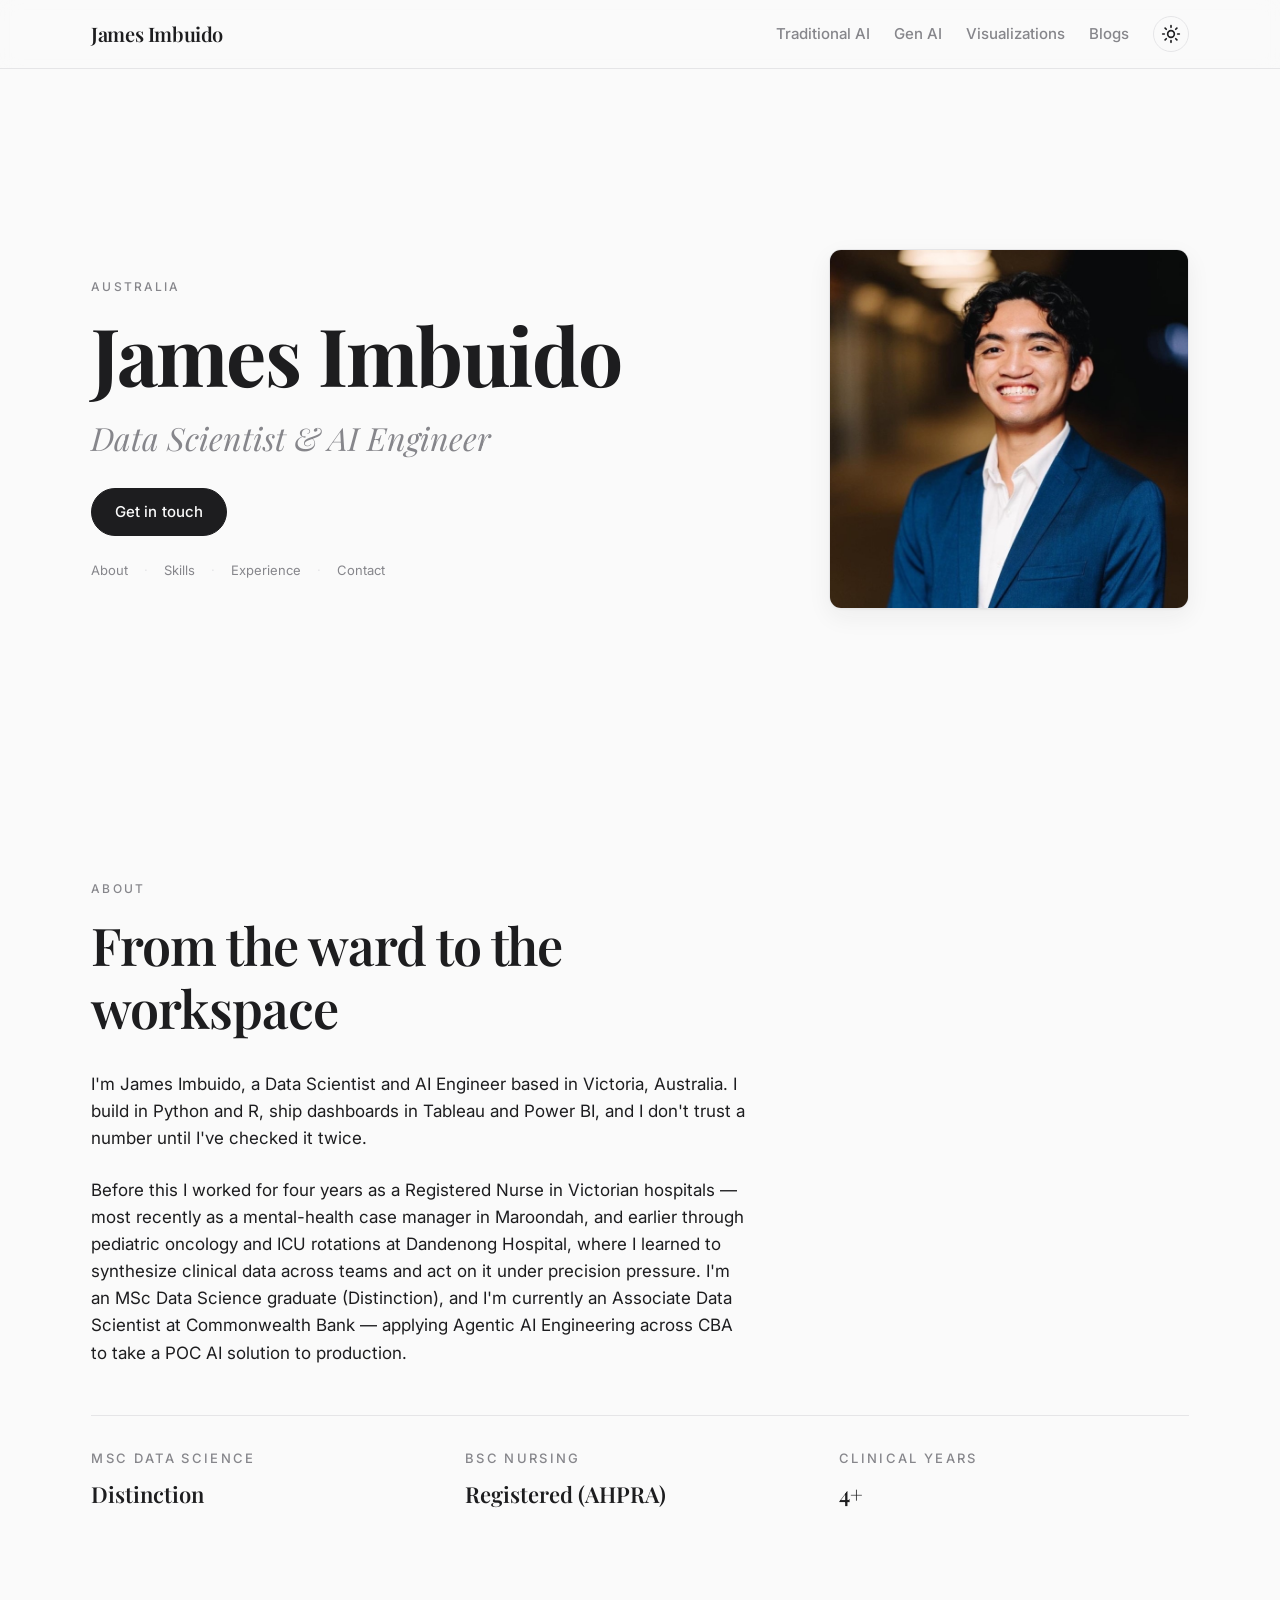
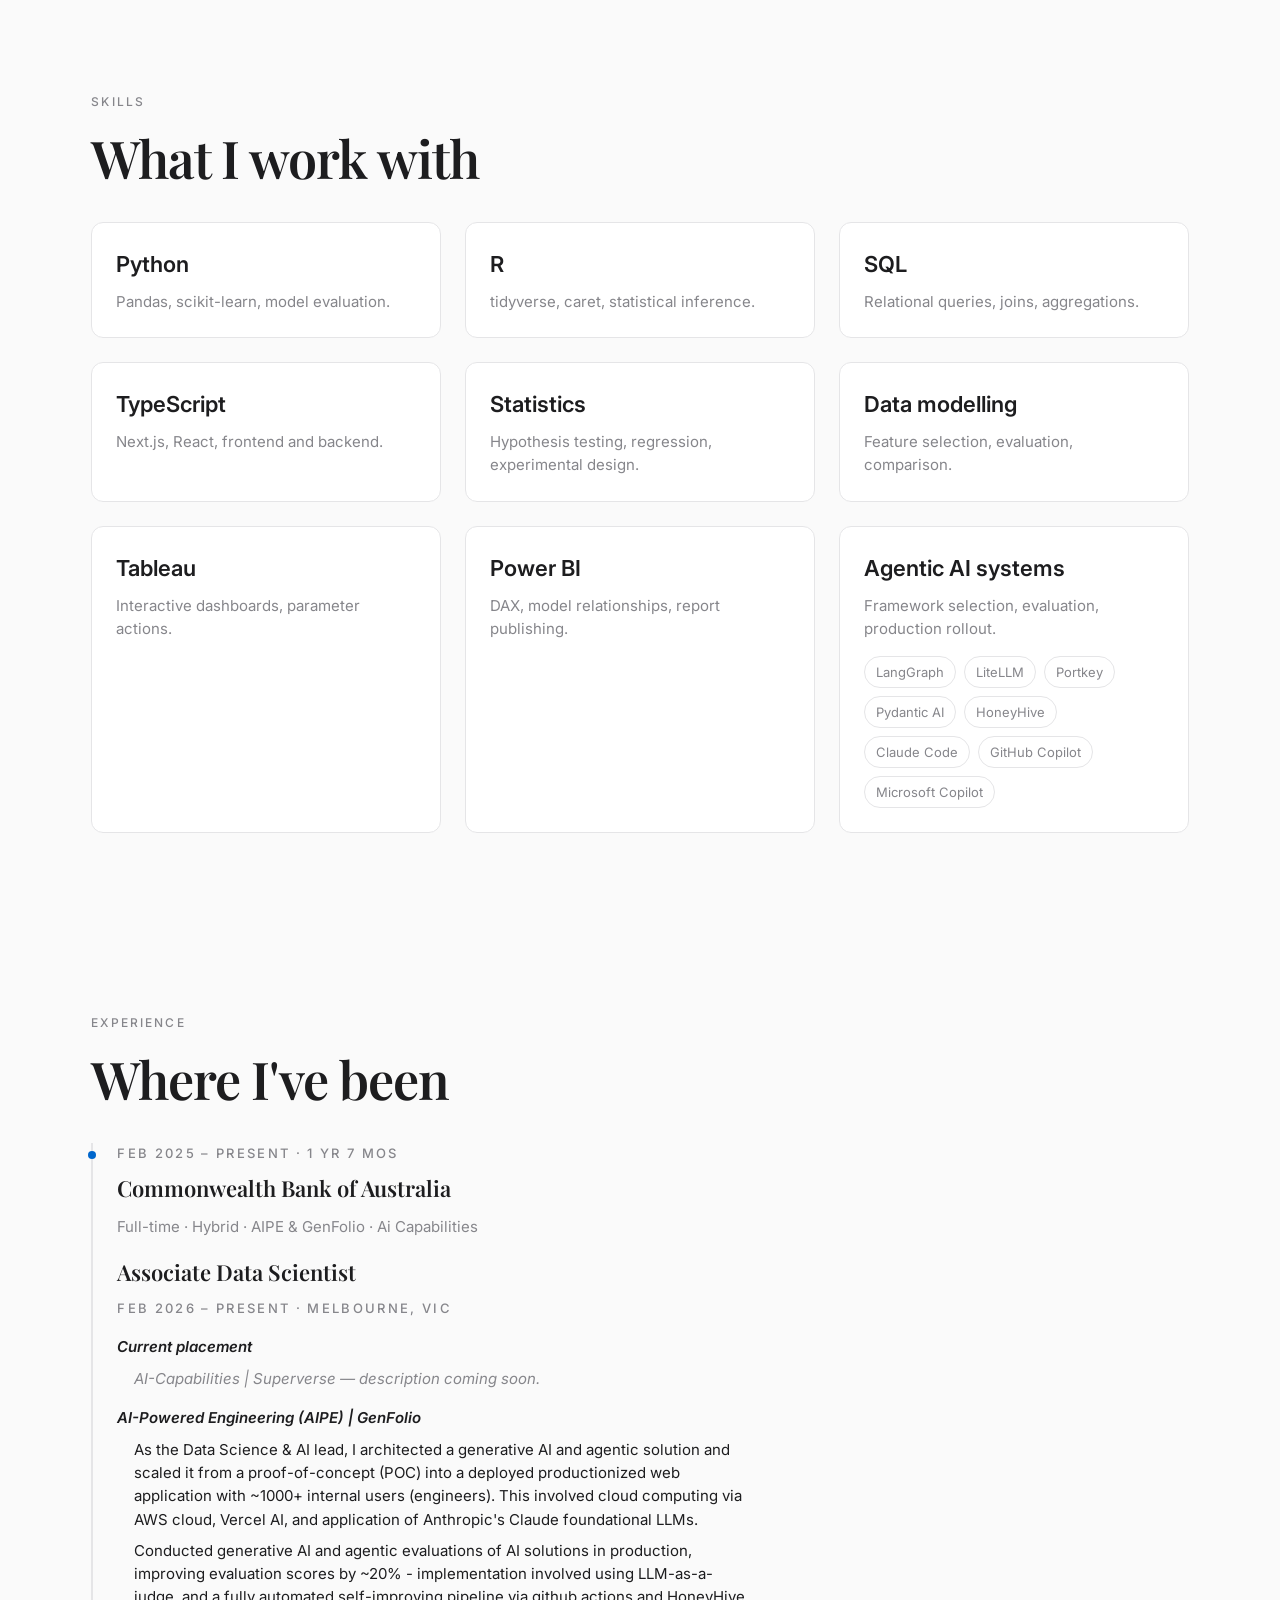
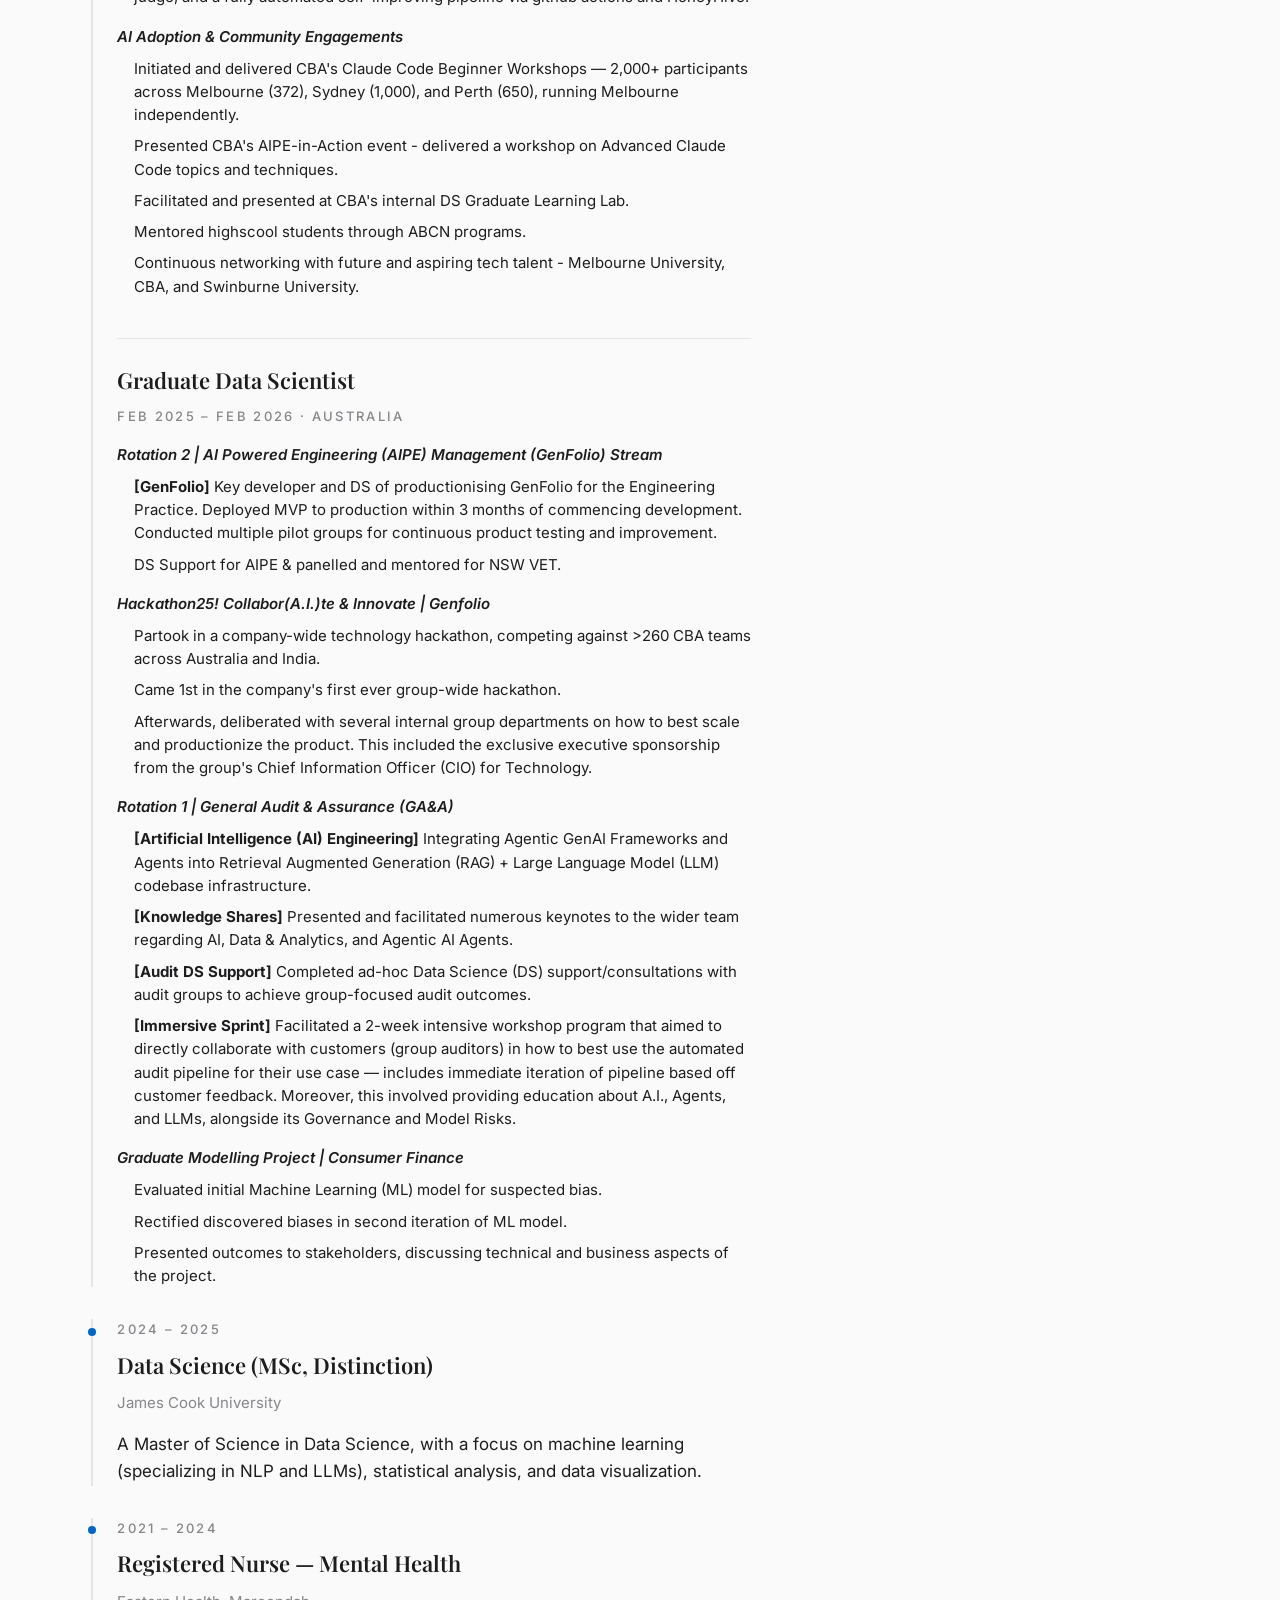
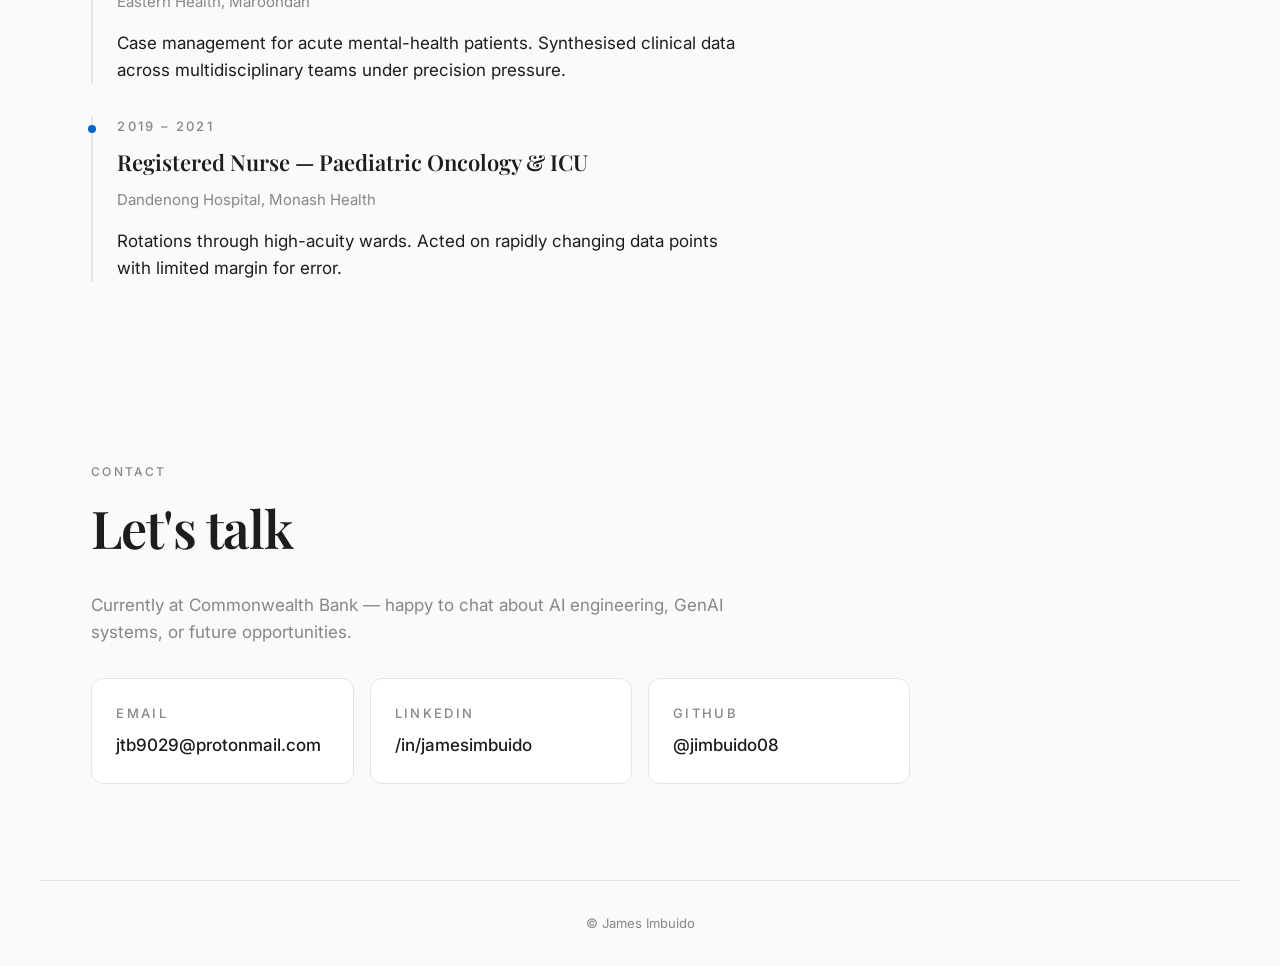
<file: index.html>
<!DOCTYPE html>
<html lang="en" data-theme="light">
  <head>
    <meta charset="UTF-8" />
    <meta http-equiv="X-UA-Compatible" content="IE=edge" />
    <meta name="viewport" content="width=device-width, initial-scale=1.0" />
    <meta
      name="description"
      content="James Imbuido — Data Scientist and AI Engineer based in Victoria, Australia. Python, R, SQL, Tableau, Power BI."
    />
    <meta name="color-scheme" content="light dark" />
    <meta property="og:title" content="James Imbuido — Data Scientist & AI Engineer" />
    <meta
      property="og:description"
      content="Data scientist and AI engineer with a clinical background. Python, R, SQL, Tableau, Power BI."
    />
    <meta property="og:type" content="website" />
    <meta property="og:url" content="https://jimbuido08.github.io/" />
    <link
      rel="icon"
      type="image/svg+xml"
      href="data:image/svg+xml;utf8,<svg xmlns='http://www.w3.org/2000/svg' viewBox='0 0 32 32'><rect width='32' height='32' rx='6' fill='%23FAFAFA'/><text x='50%25' y='58%25' text-anchor='middle' font-family='Playfair Display, Georgia, serif' font-size='20' font-weight='600' fill='%231D1D1F'>J</text></svg>"
    />
    <link rel="preconnect" href="https://fonts.googleapis.com" />
    <link rel="preconnect" href="https://fonts.gstatic.com" crossorigin />
    <link
      rel="stylesheet"
      href="https://fonts.googleapis.com/css2?family=Inter:wght@300;400;500;600&family=Playfair+Display:wght@400;600;700&display=swap"
    />
    <title>James Imbuido — Data Scientist & AI Engineer</title>
    <link rel="stylesheet" href="/style.css" />
    <link rel="stylesheet" href="/mediaqueries.css" />
    <script>
      // No-flash theme bootstrap. Runs synchronously in <head> before paint.
      // Resolves localStorage first, then prefers-color-scheme, then defaults to light.
      (function () {
        try {
          var stored = localStorage.getItem("theme");
          var theme =
            stored ||
            (window.matchMedia("(prefers-color-scheme: dark)").matches
              ? "dark"
              : "light");
          document.documentElement.setAttribute("data-theme", theme);
        } catch (e) {
          document.documentElement.setAttribute("data-theme", "light");
        }
      })();
    </script>
  </head>
  <body>
    <a class="skip-link" href="#main">Skip to content</a>

    <header class="site-header">
      <nav class="site-nav" aria-label="Primary">
        <a class="logo" href="/">James Imbuido</a>
        <ul class="nav-links" role="list">
          <li><a href="/traditional-ai.html">Traditional AI</a></li>
          <li><a href="/gen-ai.html">Gen AI</a></li>
          <li><a href="/visualizations.html">Visualizations</a></li>
          <li><a href="/blogs.html">Blogs</a></li>
        </ul>
        <button
          type="button"
          class="theme-toggle"
          id="theme-toggle"
          aria-label="Toggle dark mode"
          aria-pressed="false"
        >
          <svg
            class="theme-toggle__icon theme-toggle__icon--sun"
            xmlns="http://www.w3.org/2000/svg"
            width="20"
            height="20"
            viewBox="0 0 24 24"
            fill="none"
            stroke="currentColor"
            stroke-width="2"
            stroke-linecap="round"
            stroke-linejoin="round"
            aria-hidden="true"
          >
            <circle cx="12" cy="12" r="4" />
            <path d="M12 2v2M12 20v2M4.93 4.93l1.41 1.41M17.66 17.66l1.41 1.41M2 12h2M20 12h2M4.93 19.07l1.41-1.41M17.66 6.34l1.41-1.41" />
          </svg>
          <svg
            class="theme-toggle__icon theme-toggle__icon--moon"
            xmlns="http://www.w3.org/2000/svg"
            width="20"
            height="20"
            viewBox="0 0 24 24"
            fill="none"
            stroke="currentColor"
            stroke-width="2"
            stroke-linecap="round"
            stroke-linejoin="round"
            aria-hidden="true"
          >
            <path d="M21 12.79A9 9 0 1 1 11.21 3 7 7 0 0 0 21 12.79z" />
          </svg>
        </button>
      </nav>
    </header>

    <main id="main">
      <!-- ─── Hero ─────────────────────────────────────────────── -->
      <section id="hero" class="section section--hero reveal">
        <div class="hero__content">
          <p class="eyebrow">Australia</p>
          <h1 class="hero__title">James Imbuido</h1>
          <p class="hero__role">Data Scientist &amp; AI Engineer</p>
          <div class="hero__cta">
            <a class="btn btn--primary" href="#contact">Get in touch</a>
          </div>
          <ul class="hero__sub-nav" role="list" aria-label="Jump to section">
            <li><a href="#about">About</a></li>
            <li><a href="#skills">Skills</a></li>
            <li><a href="#experience">Experience</a></li>
            <li><a href="#contact">Contact</a></li>
          </ul>
        </div>
        <figure class="hero__portrait" aria-hidden="true">
          <img src="/assets/profile-pic.jpg" alt="" width="788" height="785" />
        </figure>
      </section>

      <!-- ─── About ────────────────────────────────────────────── -->
      <section id="about" class="section reveal">
        <p class="eyebrow">About</p>
        <h2 class="section__title">From the ward to the workspace</h2>
        <div class="about__body">
          <p>
            I'm James Imbuido, a Data Scientist and AI Engineer based in Victoria,
            Australia. I build in Python and R, ship dashboards in Tableau and
            Power&nbsp;BI, and I don't trust a number until I've checked it
            twice.
          </p>
          <p>
            Before this I worked for four years as a Registered Nurse in
            Victorian hospitals — most recently as a mental-health case manager
            in Maroondah, and earlier through pediatric oncology and ICU
            rotations at Dandenong Hospital, where I learned to synthesize
            clinical data across teams and act on it under precision pressure.
            I'm an MSc Data Science graduate (Distinction), and I'm currently
            an Associate Data Scientist at Commonwealth Bank — applying
            Agentic AI Engineering across CBA to take a POC AI solution to production.
          </p>
        </div>
        <dl class="about__stats" aria-label="Credentials at a glance">
          <div class="stat">
            <dt>MSc Data Science</dt>
            <dd>Distinction</dd>
          </div>
          <div class="stat">
            <dt>BSc Nursing</dt>
            <dd>Registered (AHPRA)</dd>
          </div>
          <div class="stat">
            <dt>Clinical years</dt>
            <dd>4+</dd>
          </div>
        </dl>
      </section>

      <!-- ─── Skills ───────────────────────────────────────────── -->
      <section id="skills" class="section reveal">
        <p class="eyebrow">Skills</p>
        <h2 class="section__title">What I work with</h2>
        <ul class="skills" role="list">
          <li class="skill">
            <h3 class="skill__name">Python</h3>
            <p class="skill__context">Pandas, scikit-learn, model evaluation.</p>
          </li>
          <li class="skill">
            <h3 class="skill__name">R</h3>
            <p class="skill__context">tidyverse, caret, statistical inference.</p>
          </li>
          <li class="skill">
            <h3 class="skill__name">SQL</h3>
            <p class="skill__context">Relational queries, joins, aggregations.</p>
          </li>
          <li class="skill">
            <h3 class="skill__name">TypeScript</h3>
            <p class="skill__context">Next.js, React, frontend and backend.</p>
          </li>
          <li class="skill">
            <h3 class="skill__name">Statistics</h3>
            <p class="skill__context">Hypothesis testing, regression, experimental design.</p>
          </li>
          <li class="skill">
            <h3 class="skill__name">Data modelling</h3>
            <p class="skill__context">Feature selection, evaluation, comparison.</p>
          </li>
          <li class="skill">
            <h3 class="skill__name">Tableau</h3>
            <p class="skill__context">Interactive dashboards, parameter actions.</p>
          </li>
          <li class="skill">
            <h3 class="skill__name">Power&nbsp;BI</h3>
            <p class="skill__context">DAX, model relationships, report publishing.</p>
          </li>
          <li class="skill">
            <h3 class="skill__name">Agentic AI systems</h3>
            <p class="skill__context">Framework selection, evaluation, production rollout.</p>
            <ul class="skill__stack" role="list">
              <li>LangGraph</li>
              <li>LiteLLM</li>
              <li>Portkey</li>
              <li>Pydantic AI</li>
              <li>HoneyHive</li>
              <li>Claude Code</li>
              <li>GitHub Copilot</li>
              <li>Microsoft Copilot</li>
            </ul>
          </li>
        </ul>
      </section>

      <!-- ─── Experience ───────────────────────────────────────── -->
      <section id="experience" class="section reveal">
        <p class="eyebrow">Experience</p>
        <h2 class="section__title">Where I've been</h2>
        <ol class="experience" role="list">
          <li class="experience__item">
            <p class="experience__period">Feb 2025 – Present · 1 yr 7 mos</p>
            <h3 class="experience__role">Commonwealth Bank of Australia</h3>
            <p class="experience__where">Full-time · Hybrid · AIPE &amp; GenFolio · Ai Capabilities</p>
            <div class="experience__sub-roles">
              <div class="experience__sub-role">
                <h4 class="experience__sub-role-title">Associate Data Scientist</h4>
                <p class="experience__sub-period">Feb 2026 – Present · Melbourne, VIC</p>
                <ul class="experience__streams" role="list">
                  <li class="experience__stream">
                    <span class="experience__stream-name">Current placement</span>
                    <ul class="experience__stream-bullets" role="list">
                      <li><em style="color: var(--slate); font-style: italic;">AI-Capabilities | Superverse — description coming soon.</em></li>
                    </ul>
                  </li>
                  <li class="experience__stream">
                    <span class="experience__stream-name">AI-Powered Engineering (AIPE) | GenFolio</span>
                    <ul class="experience__stream-bullets" role="list">
                      <li>As the Data Science &amp; AI lead, I architected a generative AI and agentic solution and scaled it from a proof-of-concept (POC) into a deployed productionized web application with ~1000+ internal users (engineers). This involved cloud computing via AWS cloud, Vercel AI, and application of Anthropic's Claude foundational LLMs.</li>
                      <li>Conducted generative AI and agentic evaluations of AI solutions in production, improving evaluation scores by ~20% - implementation involved using LLM-as-a-judge, and a fully automated self-improving pipeline via github actions and HoneyHive.</li>
                    </ul>
                  </li>
                  <li class="experience__stream">
                    <span class="experience__stream-name">AI Adoption &amp; Community Engagements</span>
                    <ul class="experience__stream-bullets" role="list">
                      <li>Initiated and delivered CBA's Claude Code Beginner Workshops — 2,000+ participants across Melbourne (372), Sydney (1,000), and Perth (650), running Melbourne independently.</li>
                      <li>Presented CBA's AIPE-in-Action event - delivered a workshop on Advanced Claude Code topics and techniques.</li>
                      <li>Facilitated and presented at CBA's internal DS Graduate Learning Lab.</li>
                      <li>Mentored highscool students through ABCN programs.</li>
                      <li>Continuous networking with future and aspiring tech talent - Melbourne University, CBA, and Swinburne University.</li>
                    </ul>
                  </li>
                </ul>
              </div>
              <div class="experience__sub-role">
                <h4 class="experience__sub-role-title">Graduate Data Scientist</h4>
                <p class="experience__sub-period">Feb 2025 – Feb 2026 · Australia</p>
                <ul class="experience__streams" role="list">
                  <li class="experience__stream">
                    <span class="experience__stream-name">Rotation 2 | AI Powered Engineering (AIPE) Management (GenFolio) Stream</span>
                    <ul class="experience__stream-bullets" role="list">
                      <li><strong>[GenFolio]</strong> Key developer and DS of productionising GenFolio for the Engineering Practice. Deployed MVP to production within 3 months of commencing development. Conducted multiple pilot groups for continuous product testing and improvement.</li>
                      <li>DS Support for AIPE &amp; panelled and mentored for NSW VET.</li>
                    </ul>
                  </li>
                  <li class="experience__stream">
                    <span class="experience__stream-name">Hackathon25! Collabor(A.I.)te &amp; Innovate | Genfolio</span>
                    <ul class="experience__stream-bullets" role="list">
                      <li>Partook in a company-wide technology hackathon, competing against &gt;260 CBA teams across Australia and India.</li>
                      <li>Came 1st in the company's first ever group-wide hackathon.</li>
                      <li>Afterwards, deliberated with several internal group departments on how to best scale and productionize the product. This included the exclusive executive sponsorship from the group's Chief Information Officer (CIO) for Technology.</li>
                    </ul>
                  </li>
                  <li class="experience__stream">
                    <span class="experience__stream-name">Rotation 1 | General Audit &amp; Assurance (GA&amp;A)</span>
                    <ul class="experience__stream-bullets" role="list">
                      <li><strong>[Artificial Intelligence (AI) Engineering]</strong> Integrating Agentic GenAI Frameworks and Agents into Retrieval Augmented Generation (RAG) + Large Language Model (LLM) codebase infrastructure.</li>
                      <li><strong>[Knowledge Shares]</strong> Presented and facilitated numerous keynotes to the wider team regarding AI, Data &amp; Analytics, and Agentic AI Agents.</li>
                      <li><strong>[Audit DS Support]</strong> Completed ad-hoc Data Science (DS) support/consultations with audit groups to achieve group-focused audit outcomes.</li>
                      <li><strong>[Immersive Sprint]</strong> Facilitated a 2-week intensive workshop program that aimed to directly collaborate with customers (group auditors) in how to best use the automated audit pipeline for their use case — includes immediate iteration of pipeline based off customer feedback. Moreover, this involved providing education about A.I., Agents, and LLMs, alongside its Governance and Model Risks.</li>
                    </ul>
                  </li>
                  <li class="experience__stream">
                    <span class="experience__stream-name">Graduate Modelling Project | Consumer Finance</span>
                    <ul class="experience__stream-bullets" role="list">
                      <li>Evaluated initial Machine Learning (ML) model for suspected bias.</li>
                      <li>Rectified discovered biases in second iteration of ML model.</li>
                      <li>Presented outcomes to stakeholders, discussing technical and business aspects of the project.</li>
                    </ul>
                  </li>
                </ul>
              </div>
            </div>
          </li>
          <li class="experience__item">
            <p class="experience__period">2024 – 2025</p>
            <h3 class="experience__role">Data Science (MSc, Distinction)</h3>
            <p class="experience__where">James Cook University</p>
            <p class="experience__detail">
              A Master of Science in Data Science, with a focus on machine learning (specializing in NLP and LLMs), statistical analysis, and data visualization.
            </p>
          </li>
          <li class="experience__item">
            <p class="experience__period">2021 – 2024</p>
            <h3 class="experience__role">Registered Nurse — Mental Health</h3>
            <p class="experience__where">Eastern Health, Maroondah</p>
            <p class="experience__detail">
              Case management for acute mental-health patients. Synthesised
              clinical data across multidisciplinary teams under precision
              pressure.
            </p>
          </li>
          <li class="experience__item">
            <p class="experience__period">2019 – 2021</p>
            <h3 class="experience__role">Registered Nurse — Paediatric Oncology &amp; ICU</h3>
            <p class="experience__where">Dandenong Hospital, Monash Health</p>
            <p class="experience__detail">
              Rotations through high-acuity wards. Acted on rapidly changing
              data points with limited margin for error.
            </p>
          </li>
        </ol>
      </section>

      <!-- ─── Contact ──────────────────────────────────────────── -->
      <section id="contact" class="section section--contact reveal">
        <p class="eyebrow">Contact</p>
        <h2 class="section__title">Let's talk</h2>
        <p class="section__lede">
          Currently at Commonwealth Bank — happy to chat about AI engineering,
          GenAI systems, or future opportunities.
        </p>
        <ul class="contact-list" role="list">
          <li>
            <a href="mailto:jtb9029@protonmail.com">
              <span class="contact-list__label">Email</span>
              <span class="contact-list__value">jtb9029@protonmail.com</span>
            </a>
          </li>
          <li>
            <a
              href="https://www.linkedin.com/in/jamesimbuido/"
              rel="noopener"
              target="_blank"
            >
              <span class="contact-list__label">LinkedIn</span>
              <span class="contact-list__value">/in/jamesimbuido</span>
            </a>
          </li>
          <li>
            <a
              href="https://github.com/jimbuido08"
              rel="noopener"
              target="_blank"
            >
              <span class="contact-list__label">GitHub</span>
              <span class="contact-list__value">@jimbuido08</span>
            </a>
          </li>
        </ul>
      </section>
    </main>

    <footer class="site-footer">
      <p>© James Imbuido</p>
    </footer>

    <script>
      // Mark the document as JS-enhanced so the unfold CSS can hide by default.
      // No-JS users see all content expanded (per prep doc D5).
      document.documentElement.classList.add("js");
    </script>
    <script src="/script.js" defer></script>

    <!-- Cloudflare Web Analytics — beacon-only, no cookies, no banner.
         To activate: get a token from https://dash.cloudflare.com →
         Web Analytics → your site. The script below only loads when the
         token has been set (a 32-char hex string). Leave the placeholder
         in place to ship without analytics. -->
    <script>
      (function () {
        var token = "PLACEHOLDER_TOKEN";
        if (!token || token === "PLACEHOLDER_TOKEN" || !/^[a-f0-9]{32}$/i.test(token)) {
          return;
        }
        var s = document.createElement("script");
        s.defer = true;
        s.src = "https://static.cloudflareinsights.com/beacon.min.js";
        s.setAttribute("data-cf-beacon", token);
        document.head.appendChild(s);
      })();
    </script>
  </body>
</html>
</file>
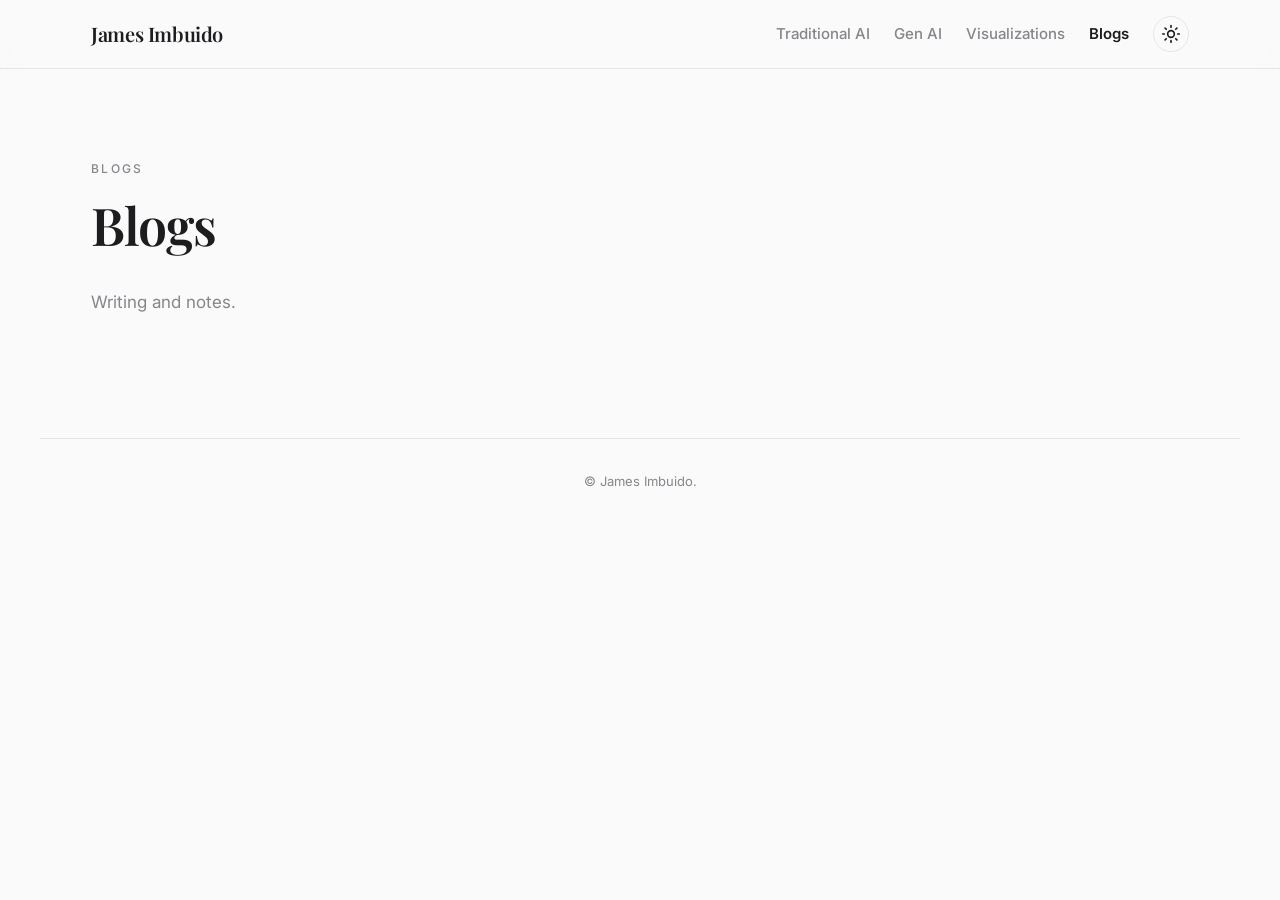
<file: blogs.html>
<!DOCTYPE html>
<html lang="en" data-theme="light">
  <head>
    <meta charset="UTF-8" />
    <meta http-equiv="X-UA-Compatible" content="IE=edge" />
    <meta name="viewport" content="width=device-width, initial-scale=1.0" />
    <meta
      name="description"
      content="Blogs and writing from James Imbuido."
    />
    <meta name="color-scheme" content="light dark" />
    <meta property="og:title" content="Blogs — James Imbuido" />
    <meta
      property="og:description"
      content="Blogs and writing from James Imbuido."
    />
    <meta property="og:type" content="website" />
    <meta property="og:url" content="https://jimbuido08.github.io/blogs.html" />
    <link
      rel="icon"
      type="image/svg+xml"
      href="data:image/svg+xml;utf8,<svg xmlns='http://www.w3.org/2000/svg' viewBox='0 0 32 32'><rect width='32' height='32' rx='6' fill='%23FAFAFA'/><text x='50%25' y='58%25' text-anchor='middle' font-family='Playfair Display, Georgia, serif' font-size='20' font-weight='600' fill='%231D1D1F'>J</text></svg>"
    />
    <link rel="preconnect" href="https://fonts.googleapis.com" />
    <link rel="preconnect" href="https://fonts.gstatic.com" crossorigin />
    <link
      rel="stylesheet"
      href="https://fonts.googleapis.com/css2?family=Inter:wght@300;400;500;600&family=Playfair+Display:wght@400;600;700&display=swap"
    />
    <title>Blogs — James Imbuido</title>
    <link rel="stylesheet" href="/style.css" />
    <link rel="stylesheet" href="/mediaqueries.css" />
    <script>
      // No-flash theme bootstrap. Runs synchronously in <head> before paint.
      // Resolves localStorage first, then prefers-color-scheme, then defaults to light.
      (function () {
        try {
          var stored = localStorage.getItem("theme");
          var theme =
            stored ||
            (window.matchMedia("(prefers-color-scheme: dark)").matches
              ? "dark"
              : "light");
          document.documentElement.setAttribute("data-theme", theme);
        } catch (e) {
          document.documentElement.setAttribute("data-theme", "light");
        }
      })();
    </script>
  </head>
  <body>
    <a class="skip-link" href="#main">Skip to content</a>

    <header class="site-header">
      <nav class="site-nav" aria-label="Primary">
        <a class="logo" href="/">James Imbuido</a>
        <ul class="nav-links" role="list">
          <li><a href="/traditional-ai.html">Traditional AI</a></li>
          <li><a href="/gen-ai.html">Gen AI</a></li>
          <li><a href="/visualizations.html">Visualizations</a></li>
          <li>
            <a href="/blogs.html" aria-current="page" class="nav-link--active">Blogs</a>
          </li>
        </ul>
        <button
          type="button"
          class="theme-toggle"
          id="theme-toggle"
          aria-label="Toggle dark mode"
          aria-pressed="false"
        >
          <svg
            class="theme-toggle__icon theme-toggle__icon--sun"
            xmlns="http://www.w3.org/2000/svg"
            width="20"
            height="20"
            viewBox="0 0 24 24"
            fill="none"
            stroke="currentColor"
            stroke-width="2"
            stroke-linecap="round"
            stroke-linejoin="round"
            aria-hidden="true"
          >
            <circle cx="12" cy="12" r="4" />
            <path d="M12 2v2M12 20v2M4.93 4.93l1.41 1.41M17.66 17.66l1.41 1.41M2 12h2M20 12h2M4.93 19.07l1.41-1.41M17.66 6.34l1.41-1.41" />
          </svg>
          <svg
            class="theme-toggle__icon theme-toggle__icon--moon"
            xmlns="http://www.w3.org/2000/svg"
            width="20"
            height="20"
            viewBox="0 0 24 24"
            fill="none"
            stroke="currentColor"
            stroke-width="2"
            stroke-linecap="round"
            stroke-linejoin="round"
            aria-hidden="true"
          >
            <path d="M21 12.79A9 9 0 1 1 11.21 3 7 7 0 0 0 21 12.79z" />
          </svg>
        </button>
      </nav>
    </header>

    <main id="main">
      <!-- ─── Blogs ──────────────────────────────────────────── -->
      <section id="blogs" class="section reveal">
        <p class="eyebrow">Blogs</p>
        <h1 class="section__title">Blogs</h1>
        <p class="section__lede">Writing and notes.</p>

        <ul class="project-grid" role="list"></ul>
      </section>
    </main>

    <footer class="site-footer">
      <p>© James Imbuido.</p>
    </footer>

    <script>
      // Mark the document as JS-enhanced so the unfold CSS can hide by default.
      // No-JS users see all content expanded (per prep doc D5).
      document.documentElement.classList.add("js");
    </script>
    <script src="/script.js" defer></script>

    <!-- Cloudflare Web Analytics — beacon-only, no cookies, no banner.
         To activate: get a token from https://dash.cloudflare.com →
         Web Analytics → your site. The script below only loads when the
         token has been set (a 32-char hex string). Leave the placeholder
         in place to ship without analytics. -->
    <script>
      (function () {
        var token = "PLACEHOLDER_TOKEN";
        if (!token || token === "PLACEHOLDER_TOKEN" || !/^[a-f0-9]{32}$/i.test(token)) {
          return;
        }
        var s = document.createElement("script");
        s.defer = true;
        s.src = "https://static.cloudflareinsights.com/beacon.min.js";
        s.setAttribute("data-cf-beacon", token);
        document.head.appendChild(s);
      })();
    </script>
  </body>
</html>
</file>
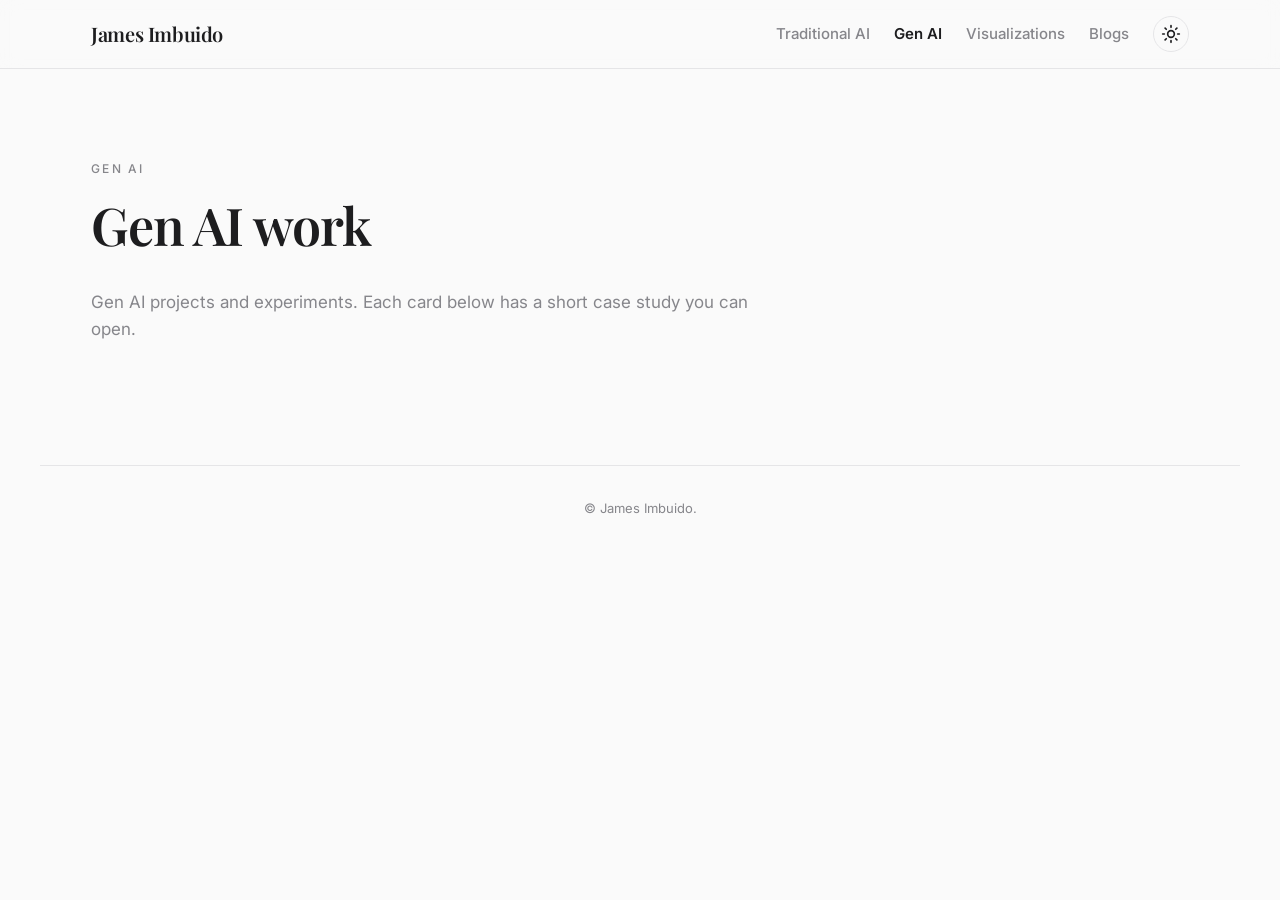
<file: gen-ai.html>
<!DOCTYPE html>
<html lang="en" data-theme="light">
  <head>
    <meta charset="UTF-8" />
    <meta http-equiv="X-UA-Compatible" content="IE=edge" />
    <meta name="viewport" content="width=device-width, initial-scale=1.0" />
    <meta
      name="description"
      content="Gen AI projects and experiments from James Imbuido."
    />
    <meta name="color-scheme" content="light dark" />
    <meta property="og:title" content="Gen AI — James Imbuido" />
    <meta
      property="og:description"
      content="Gen AI projects and experiments from James Imbuido."
    />
    <meta property="og:type" content="website" />
    <meta property="og:url" content="https://jimbuido08.github.io/gen-ai.html" />
    <link
      rel="icon"
      type="image/svg+xml"
      href="data:image/svg+xml;utf8,<svg xmlns='http://www.w3.org/2000/svg' viewBox='0 0 32 32'><rect width='32' height='32' rx='6' fill='%23FAFAFA'/><text x='50%25' y='58%25' text-anchor='middle' font-family='Playfair Display, Georgia, serif' font-size='20' font-weight='600' fill='%231D1D1F'>J</text></svg>"
    />
    <link rel="preconnect" href="https://fonts.googleapis.com" />
    <link rel="preconnect" href="https://fonts.gstatic.com" crossorigin />
    <link
      rel="stylesheet"
      href="https://fonts.googleapis.com/css2?family=Inter:wght@300;400;500;600&family=Playfair+Display:wght@400;600;700&display=swap"
    />
    <title>Gen AI — James Imbuido</title>
    <link rel="stylesheet" href="/style.css" />
    <link rel="stylesheet" href="/mediaqueries.css" />
    <script>
      // No-flash theme bootstrap. Runs synchronously in <head> before paint.
      // Resolves localStorage first, then prefers-color-scheme, then defaults to light.
      (function () {
        try {
          var stored = localStorage.getItem("theme");
          var theme =
            stored ||
            (window.matchMedia("(prefers-color-scheme: dark)").matches
              ? "dark"
              : "light");
          document.documentElement.setAttribute("data-theme", theme);
        } catch (e) {
          document.documentElement.setAttribute("data-theme", "light");
        }
      })();
    </script>
  </head>
  <body>
    <a class="skip-link" href="#main">Skip to content</a>

    <header class="site-header">
      <nav class="site-nav" aria-label="Primary">
        <a class="logo" href="/">James Imbuido</a>
        <ul class="nav-links" role="list">
          <li><a href="/traditional-ai.html">Traditional AI</a></li>
          <li>
            <a href="/gen-ai.html" aria-current="page" class="nav-link--active">Gen AI</a>
          </li>
          <li><a href="/visualizations.html">Visualizations</a></li>
          <li><a href="/blogs.html">Blogs</a></li>
        </ul>
        <button
          type="button"
          class="theme-toggle"
          id="theme-toggle"
          aria-label="Toggle dark mode"
          aria-pressed="false"
        >
          <svg
            class="theme-toggle__icon theme-toggle__icon--sun"
            xmlns="http://www.w3.org/2000/svg"
            width="20"
            height="20"
            viewBox="0 0 24 24"
            fill="none"
            stroke="currentColor"
            stroke-width="2"
            stroke-linecap="round"
            stroke-linejoin="round"
            aria-hidden="true"
          >
            <circle cx="12" cy="12" r="4" />
            <path d="M12 2v2M12 20v2M4.93 4.93l1.41 1.41M17.66 17.66l1.41 1.41M2 12h2M20 12h2M4.93 19.07l1.41-1.41M17.66 6.34l1.41-1.41" />
          </svg>
          <svg
            class="theme-toggle__icon theme-toggle__icon--moon"
            xmlns="http://www.w3.org/2000/svg"
            width="20"
            height="20"
            viewBox="0 0 24 24"
            fill="none"
            stroke="currentColor"
            stroke-width="2"
            stroke-linecap="round"
            stroke-linejoin="round"
            aria-hidden="true"
          >
            <path d="M21 12.79A9 9 0 1 1 11.21 3 7 7 0 0 0 21 12.79z" />
          </svg>
        </button>
      </nav>
    </header>

    <main id="main">
      <!-- ─── Gen AI ───────────────────────────────────────────── -->
      <section id="gen-ai" class="section reveal">
        <p class="eyebrow">Gen AI</p>
        <h1 class="section__title">Gen AI work</h1>
        <p class="section__lede">
          Gen AI projects and experiments. Each card below has a short case
          study you can open.
        </p>

        <ul class="project-grid" role="list"></ul>
      </section>
    </main>

    <footer class="site-footer">
      <p>© James Imbuido.</p>
    </footer>

    <script>
      // Mark the document as JS-enhanced so the unfold CSS can hide by default.
      // No-JS users see all content expanded (per prep doc D5).
      document.documentElement.classList.add("js");
    </script>
    <script src="/script.js" defer></script>

    <!-- Cloudflare Web Analytics — beacon-only, no cookies, no banner.
         To activate: get a token from https://dash.cloudflare.com →
         Web Analytics → your site. The script below only loads when the
         token has been set (a 32-char hex string). Leave the placeholder
         in place to ship without analytics. -->
    <script>
      (function () {
        var token = "PLACEHOLDER_TOKEN";
        if (!token || token === "PLACEHOLDER_TOKEN" || !/^[a-f0-9]{32}$/i.test(token)) {
          return;
        }
        var s = document.createElement("script");
        s.defer = true;
        s.src = "https://static.cloudflareinsights.com/beacon.min.js";
        s.setAttribute("data-cf-beacon", token);
        document.head.appendChild(s);
      })();
    </script>
  </body>
</html>
</file>
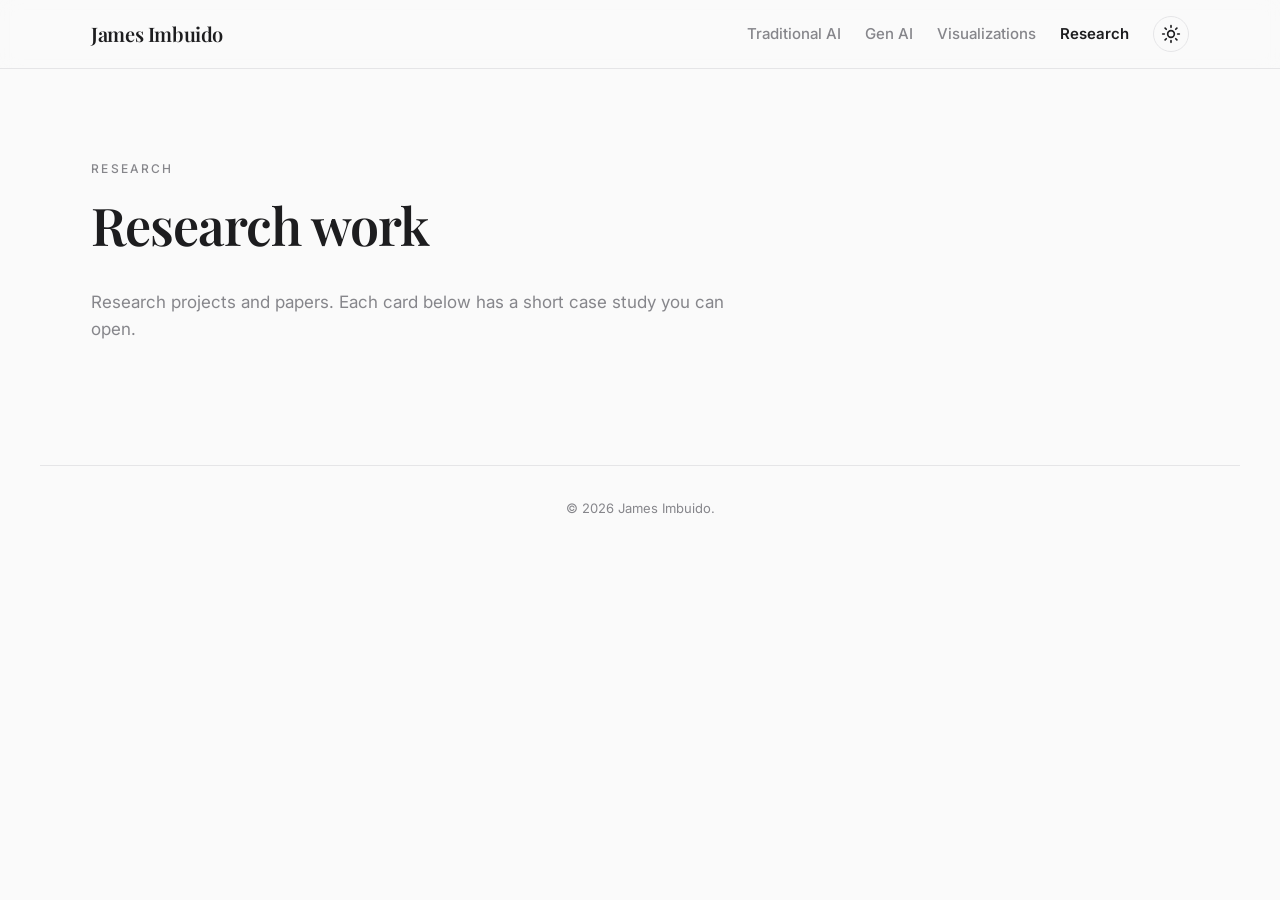
<file: research.html>
<!DOCTYPE html>
<html lang="en" data-theme="light">
  <head>
    <meta charset="UTF-8" />
    <meta http-equiv="X-UA-Compatible" content="IE=edge" />
    <meta name="viewport" content="width=device-width, initial-scale=1.0" />
    <meta
      name="description"
      content="Research projects and papers from James Imbuido."
    />
    <meta name="color-scheme" content="light dark" />
    <meta property="og:title" content="Research — James Imbuido" />
    <meta
      property="og:description"
      content="Research projects and papers from James Imbuido."
    />
    <meta property="og:type" content="website" />
    <meta property="og:url" content="https://jimbuido08.github.io/research.html" />
    <link
      rel="icon"
      type="image/svg+xml"
      href="data:image/svg+xml;utf8,<svg xmlns='http://www.w3.org/2000/svg' viewBox='0 0 32 32'><rect width='32' height='32' rx='6' fill='%23FAFAFA'/><text x='50%25' y='58%25' text-anchor='middle' font-family='Playfair Display, Georgia, serif' font-size='20' font-weight='600' fill='%231D1D1F'>J</text></svg>"
    />
    <link rel="preconnect" href="https://fonts.googleapis.com" />
    <link rel="preconnect" href="https://fonts.gstatic.com" crossorigin />
    <link
      rel="stylesheet"
      href="https://fonts.googleapis.com/css2?family=Inter:wght@300;400;500;600&family=Playfair+Display:wght@400;600;700&display=swap"
    />
    <title>Research — James Imbuido</title>
    <link rel="stylesheet" href="/style.css" />
    <link rel="stylesheet" href="/mediaqueries.css" />
    <script>
      // No-flash theme bootstrap. Runs synchronously in <head> before paint.
      // Resolves localStorage first, then prefers-color-scheme, then defaults to light.
      (function () {
        try {
          var stored = localStorage.getItem("theme");
          var theme =
            stored ||
            (window.matchMedia("(prefers-color-scheme: dark)").matches
              ? "dark"
              : "light");
          document.documentElement.setAttribute("data-theme", theme);
        } catch (e) {
          document.documentElement.setAttribute("data-theme", "light");
        }
      })();
    </script>
  </head>
  <body>
    <a class="skip-link" href="#main">Skip to content</a>

    <header class="site-header">
      <nav class="site-nav" aria-label="Primary">
        <a class="logo" href="/">James Imbuido</a>
        <ul class="nav-links" role="list">
          <li><a href="/traditional-ai.html">Traditional AI</a></li>
          <li><a href="/gen-ai.html">Gen AI</a></li>
          <li><a href="/visualizations.html">Visualizations</a></li>
          <li>
            <a href="/research.html" aria-current="page" class="nav-link--active">Research</a>
          </li>
        </ul>
        <button
          type="button"
          class="theme-toggle"
          id="theme-toggle"
          aria-label="Toggle dark mode"
          aria-pressed="false"
        >
          <svg
            class="theme-toggle__icon theme-toggle__icon--sun"
            xmlns="http://www.w3.org/2000/svg"
            width="20"
            height="20"
            viewBox="0 0 24 24"
            fill="none"
            stroke="currentColor"
            stroke-width="2"
            stroke-linecap="round"
            stroke-linejoin="round"
            aria-hidden="true"
          >
            <circle cx="12" cy="12" r="4" />
            <path d="M12 2v2M12 20v2M4.93 4.93l1.41 1.41M17.66 17.66l1.41 1.41M2 12h2M20 12h2M4.93 19.07l1.41-1.41M17.66 6.34l1.41-1.41" />
          </svg>
          <svg
            class="theme-toggle__icon theme-toggle__icon--moon"
            xmlns="http://www.w3.org/2000/svg"
            width="20"
            height="20"
            viewBox="0 0 24 24"
            fill="none"
            stroke="currentColor"
            stroke-width="2"
            stroke-linecap="round"
            stroke-linejoin="round"
            aria-hidden="true"
          >
            <path d="M21 12.79A9 9 0 1 1 11.21 3 7 7 0 0 0 21 12.79z" />
          </svg>
        </button>
      </nav>
    </header>

    <main id="main">
      <!-- ─── Research ─────────────────────────────────────────── -->
      <section id="research" class="section reveal">
        <p class="eyebrow">Research</p>
        <h1 class="section__title">Research work</h1>
        <p class="section__lede">
          Research projects and papers. Each card below has a short case
          study you can open.
        </p>

        <ul class="project-grid" role="list"></ul>
      </section>
    </main>

    <footer class="site-footer">
      <p>© 2026 James Imbuido.</p>
    </footer>

    <script>
      // Mark the document as JS-enhanced so the unfold CSS can hide by default.
      // No-JS users see all content expanded (per prep doc D5).
      document.documentElement.classList.add("js");
    </script>
    <script src="/script.js" defer></script>

    <!-- Cloudflare Web Analytics — beacon-only, no cookies, no banner.
         To activate: get a token from https://dash.cloudflare.com →
         Web Analytics → your site. The script below only loads when the
         token has been set (a 32-char hex string). Leave the placeholder
         in place to ship without analytics. -->
    <script>
      (function () {
        var token = "PLACEHOLDER_TOKEN";
        if (!token || token === "PLACEHOLDER_TOKEN" || !/^[a-f0-9]{32}$/i.test(token)) {
          return;
        }
        var s = document.createElement("script");
        s.defer = true;
        s.src = "https://static.cloudflareinsights.com/beacon.min.js";
        s.setAttribute("data-cf-beacon", token);
        document.head.appendChild(s);
      })();
    </script>
  </body>
</html>
</file>
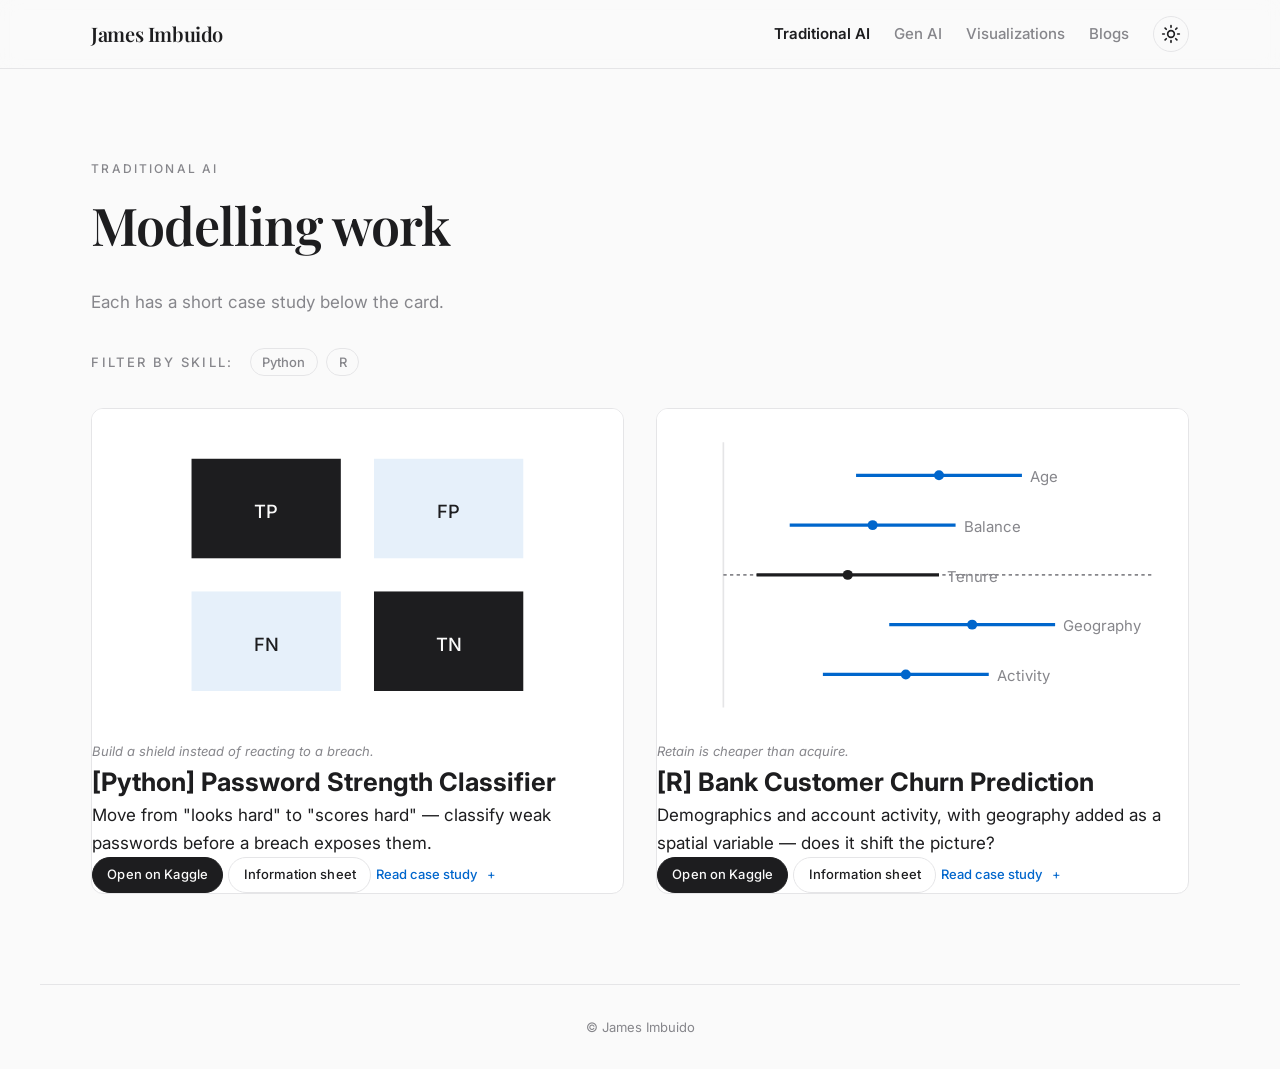
<file: traditional-ai.html>
<!DOCTYPE html>
<html lang="en" data-theme="light">
  <head>
    <meta charset="UTF-8" />
    <meta http-equiv="X-UA-Compatible" content="IE=edge" />
    <meta name="viewport" content="width=device-width, initial-scale=1.0" />
    <meta
      name="description"
      content="James Imbuido — traditional AI work: classifier comparisons in Python and R, with case studies and information sheets."
    />
    <meta name="color-scheme" content="light dark" />
    <meta property="og:title" content="Traditional AI — James Imbuido" />
    <meta
      property="og:description"
      content="Traditional AI case studies in Python and R: Python password strength and R bank customer churn. Each with a short case study."
    />
    <meta property="og:type" content="website" />
    <meta property="og:url" content="https://jimbuido08.github.io/traditional-ai.html" />
    <link
      rel="icon"
      type="image/svg+xml"
      href="data:image/svg+xml;utf8,<svg xmlns='http://www.w3.org/2000/svg' viewBox='0 0 32 32'><rect width='32' height='32' rx='6' fill='%23FAFAFA'/><text x='50%25' y='58%25' text-anchor='middle' font-family='Playfair Display, Georgia, serif' font-size='20' font-weight='600' fill='%231D1D1F'>J</text></svg>"
    />
    <link rel="preconnect" href="https://fonts.googleapis.com" />
    <link rel="preconnect" href="https://fonts.gstatic.com" crossorigin />
    <link
      rel="stylesheet"
      href="https://fonts.googleapis.com/css2?family=Inter:wght@300;400;500;600&family=Playfair+Display:wght@400;600;700&display=swap"
    />
    <title>Traditional AI — James Imbuido</title>
    <link rel="stylesheet" href="/style.css" />
    <link rel="stylesheet" href="/mediaqueries.css" />
    <script>
      // No-flash theme bootstrap. Runs synchronously in <head> before paint.
      // Resolves localStorage first, then prefers-color-scheme, then defaults to light.
      (function () {
        try {
          var stored = localStorage.getItem("theme");
          var theme =
            stored ||
            (window.matchMedia("(prefers-color-scheme: dark)").matches
              ? "dark"
              : "light");
          document.documentElement.setAttribute("data-theme", theme);
        } catch (e) {
          document.documentElement.setAttribute("data-theme", "light");
        }
      })();
    </script>
  </head>
  <body>
    <a class="skip-link" href="#main">Skip to content</a>

    <header class="site-header">
      <nav class="site-nav" aria-label="Primary">
        <a class="logo" href="/">James Imbuido</a>
        <ul class="nav-links" role="list">
          <li>
            <a href="/traditional-ai.html" aria-current="page" class="nav-link--active">Traditional AI</a>
          </li>
          <li><a href="/gen-ai.html">Gen AI</a></li>
          <li><a href="/visualizations.html">Visualizations</a></li>
          <li><a href="/blogs.html">Blogs</a></li>
        </ul>
        <button
          type="button"
          class="theme-toggle"
          id="theme-toggle"
          aria-label="Toggle dark mode"
          aria-pressed="false"
        >
          <svg
            class="theme-toggle__icon theme-toggle__icon--sun"
            xmlns="http://www.w3.org/2000/svg"
            width="20"
            height="20"
            viewBox="0 0 24 24"
            fill="none"
            stroke="currentColor"
            stroke-width="2"
            stroke-linecap="round"
            stroke-linejoin="round"
            aria-hidden="true"
          >
            <circle cx="12" cy="12" r="4" />
            <path d="M12 2v2M12 20v2M4.93 4.93l1.41 1.41M17.66 17.66l1.41 1.41M2 12h2M20 12h2M4.93 19.07l1.41-1.41M17.66 6.34l1.41-1.41" />
          </svg>
          <svg
            class="theme-toggle__icon theme-toggle__icon--moon"
            xmlns="http://www.w3.org/2000/svg"
            width="20"
            height="20"
            viewBox="0 0 24 24"
            fill="none"
            stroke="currentColor"
            stroke-width="2"
            stroke-linecap="round"
            stroke-linejoin="round"
            aria-hidden="true"
          >
            <path d="M21 12.79A9 9 0 1 1 11.21 3 7 7 0 0 0 21 12.79z" />
          </svg>
        </button>
      </nav>
    </header>

    <main id="main">
      <!-- ─── Traditional AI (2 modeling cards) ──────────────────────── -->
      <section id="projects" class="section reveal">
        <p class="eyebrow">Traditional AI</p>
        <h1 class="section__title">Modelling work</h1>
        <p class="section__lede">
          Each has a short case study below the card.
        </p>

        <div class="ai-filter" role="group" aria-label="Filter case studies by skill">
          <p class="ai-filter__label">Filter by skill:</p>
          <ul class="ai-filter__chips" role="list">
            <li>
              <button
                type="button"
                class="chip"
                data-filter="python"
                aria-pressed="false"
              >
                Python
              </button>
            </li>
            <li>
              <button
                type="button"
                class="chip"
                data-filter="r"
                aria-pressed="false"
              >
                R
              </button>
            </li>
            <li>
              <button
                type="button"
                class="chip chip--clear"
                data-filter="clear"
                aria-pressed="false"
              >
                Clear
              </button>
            </li>
          </ul>
        </div>

        <ul class="ai-grid" role="list">
          <li
            class="card ai-card"
            data-skills="python"
            id="ai-passwords"
          >
            <figure class="ai-card__media" aria-hidden="true">
              <!-- Inline SVG: confusion matrix thumbnail -->
              <svg
                viewBox="0 0 320 200"
                xmlns="http://www.w3.org/2000/svg"
                role="img"
                aria-label="Confusion matrix thumbnail"
              >
                <rect width="320" height="200" fill="var(--surface)" />
                <g transform="translate(60 30)">
                  <rect width="90" height="60" fill="var(--ink)" />
                  <rect x="110" width="90" height="60" fill="var(--accent-soft)" />
                  <rect y="80" width="90" height="60" fill="var(--accent-soft)" />
                  <rect x="110" y="80" width="90" height="60" fill="var(--ink)" />
                  <text
                    x="45"
                    y="36"
                    text-anchor="middle"
                    font-family="Inter, sans-serif"
                    font-size="11"
                    fill="var(--alabaster)"
                    font-weight="500"
                  >
                    TP
                  </text>
                  <text
                    x="155"
                    y="36"
                    text-anchor="middle"
                    font-family="Inter, sans-serif"
                    font-size="11"
                    fill="var(--ink)"
                    font-weight="500"
                  >
                    FP
                  </text>
                  <text
                    x="45"
                    y="116"
                    text-anchor="middle"
                    font-family="Inter, sans-serif"
                    font-size="11"
                    fill="var(--ink)"
                    font-weight="500"
                  >
                    FN
                  </text>
                  <text
                    x="155"
                    y="116"
                    text-anchor="middle"
                    font-family="Inter, sans-serif"
                    font-size="11"
                    fill="var(--alabaster)"
                    font-weight="500"
                  >
                    TN
                  </text>
                </g>
                <text
                  x="60"
                  y="180"
                  font-family="Inter, sans-serif"
                  font-size="10"
                  fill="var(--slate)"
                >
                </text>
              </svg>
            </figure>
            <div class="ai-card__body">
              <p class="ai-card__tagline">
                <em>Build a shield instead of reacting to a breach.</em>
              </p>
              <h2 class="ai-card__title">
                [Python] Password Strength Classifier
              </h2>
              <p class="ai-card__lede">
                Move from "looks hard" to "scores hard" — classify weak
                passwords before a breach exposes them.
              </p>
              <div class="ai-card__actions">
                <a
                  class="btn btn--primary btn--sm"
                  href="https://www.kaggle.com/jamesimbuido/james-imbuido-password-creator-and-evaluator"
                  rel="noopener"
                  target="_blank"
                >
                  Open on Kaggle
                </a>
                <a
                  class="btn btn--ghost btn--sm"
                  href="/assets/Information Sheet - Python Password Creator and Evaluator.pdf"
                  target="_blank"
                >
                  Information sheet
                </a>
                <button
                  type="button"
                  class="unfold-btn"
                  data-unfold-target="unfold-ai-passwords"
                  aria-expanded="false"
                  aria-controls="unfold-ai-passwords"
                >
                  Read case study
                  <span class="unfold-btn__icon" aria-hidden="true">+</span>
                </button>
              </div>
              <div
                class="unfold"
                id="unfold-ai-passwords"
                role="region"
                aria-label="Password classifier case study"
              >
                <div class="unfold__inner">
                  <dl class="unfold__grid">
                    <div>
                      <dt>Challenge</dt>
                      <dd>
                        Password security was long treated as length +
                        complexity. Brute-force and modern cracking have made
                        that no longer enough — can a model classify whether a
                        password is actually weak before a breach exposes it?
                      </dd>
                    </div>
                    <div>
                      <dt>Technical edge</dt>
                      <dd>
                        Three classifiers (Logistic Regression, SVM, Naïve
                        Bayes) trained on the Bhavik Bansal Kaggle corpus and
                        grid-searched per algorithm. Naïve Bayes is not an
                        obvious pick for text-shaped input — keeping it in the
                        comparison, rather than reaching for a transformer, is
                        the explicit constraint-then-test move.
                      </dd>
                    </div>
                    <div>
                      <dt>Win</dt>
                      <dd>
                        Evaluation uses the full classification report
                        (accuracy, precision, recall, F1) and a confusion
                        matrix — not a single headline number. Pick-the-best-by-F1,
                        not pick-the-best-by-acc, is the discipline that
                        distinguishes the notebook from a tutorial.
                      </dd>
                    </div>
                  </dl>
                </div>
              </div>
            </div>
          </li>

          <li
            class="card ai-card"
            data-skills="r"
            id="ai-churn"
          >
            <figure class="ai-card__media" aria-hidden="true">
              <!-- Inline SVG: coefficient plot thumbnail -->
              <svg
                viewBox="0 0 320 200"
                xmlns="http://www.w3.org/2000/svg"
                role="img"
                aria-label="Coefficient plot thumbnail"
              >
                <rect width="320" height="200" fill="var(--surface)" />
                <line
                  x1="40"
                  y1="20"
                  x2="40"
                  y2="180"
                  stroke="var(--rule)"
                  stroke-width="1"
                />
                <line
                  x1="40"
                  y1="100"
                  x2="300"
                  y2="100"
                  stroke="var(--slate)"
                  stroke-width="1"
                  stroke-dasharray="2 2"
                />
                <g
                  font-family="Inter, sans-serif"
                  font-size="9"
                  fill="var(--slate)"
                >
                  <line
                    x1="120"
                    y1="40"
                    x2="220"
                    y2="40"
                    stroke="var(--accent)"
                    stroke-width="2"
                  />
                  <circle cx="170" cy="40" r="3" fill="var(--accent)" />
                  <text x="225" y="44">Age</text>
                  <line
                    x1="80"
                    y1="70"
                    x2="180"
                    y2="70"
                    stroke="var(--accent)"
                    stroke-width="2"
                  />
                  <circle cx="130" cy="70" r="3" fill="var(--accent)" />
                  <text x="185" y="74">Balance</text>
                  <line
                    x1="60"
                    y1="100"
                    x2="170"
                    y2="100"
                    stroke="var(--ink)"
                    stroke-width="2"
                  />
                  <circle cx="115" cy="100" r="3" fill="var(--ink)" />
                  <text x="175" y="104">Tenure</text>
                  <line
                    x1="140"
                    y1="130"
                    x2="240"
                    y2="130"
                    stroke="var(--accent)"
                    stroke-width="2"
                  />
                  <circle cx="190" cy="130" r="3" fill="var(--accent)" />
                  <text x="245" y="134">Geography</text>
                  <line
                    x1="100"
                    y1="160"
                    x2="200"
                    y2="160"
                    stroke="var(--accent)"
                    stroke-width="2"
                  />
                  <circle cx="150" cy="160" r="3" fill="var(--accent)" />
                  <text x="205" y="164">Activity</text>
                </g>
                <text
                  x="40"
                  y="194"
                  font-family="Inter, sans-serif"
                  font-size="10"
                  fill="var(--slate)"
                >
                </text>
              </svg>
            </figure>
            <div class="ai-card__body">
              <p class="ai-card__tagline">
                <em>Retain is cheaper than acquire.</em>
              </p>
              <h2 class="ai-card__title">
                [R] Bank Customer Churn Prediction
              </h2>
              <p class="ai-card__lede">
                Demographics and account activity, with geography added as a
                spatial variable — does it shift the picture?
              </p>
              <div class="ai-card__actions">
                <a
                  class="btn btn--primary btn--sm"
                  href="https://www.kaggle.com/code/jamesimbuido/notebook1f5c850e25"
                  rel="noopener"
                  target="_blank"
                >
                  Open on Kaggle
                </a>
                <a
                  class="btn btn--ghost btn--sm"
                  href="/assets/Information Sheet - R Bank Customer Churn.pdf"
                  target="_blank"
                >
                  Information sheet
                </a>
                <button
                  type="button"
                  class="unfold-btn"
                  data-unfold-target="unfold-ai-churn"
                  aria-expanded="false"
                  aria-controls="unfold-ai-churn"
                >
                  Read case study
                  <span class="unfold-btn__icon" aria-hidden="true">+</span>
                </button>
              </div>
              <div
                class="unfold"
                id="unfold-ai-churn"
                role="region"
                aria-label="Bank churn case study"
              >
                <div class="unfold__inner">
                  <dl class="unfold__grid">
                    <div>
                      <dt>Challenge</dt>
                      <dd>
                        Banks usually model churn from demographics + account
                        activity. This project keeps those — and asks whether
                        adding <em>geography</em> (country) as a spatial
                        variable changes the picture.
                      </dd>
                    </div>
                    <div>
                      <dt>Technical edge</dt>
                      <dd>
                        Four classifiers (Logistic Regression, SVM, Random
                        Forest, Naïve Bayes) on the Gaurav Topre Kaggle
                        dataset. <code>customer_id</code> was excluded from
                        feature variables with an explicit rationale — the
                        kind of modelling hygiene employers notice in
                        interviews more than in portfolios. Evaluation is
                        three-way: coefficient plot, confusion matrix, ROC
                        curve.
                      </dd>
                    </div>
                    <div>
                      <dt>Win</dt>
                      <dd>
                        Breadth-and-discipline rather than a headline
                        accuracy: multiple models compared with paired
                        metrics (coefficient plot + CM + ROC), and a
                        deliberate feature-set decision rather than a default
                        one.
                      </dd>
                    </div>
                  </dl>
                </div>
              </div>
            </div>
          </li>
        </ul>
        <p class="ai-grid__empty" id="ai-grid-empty" hidden>
          No case studies match these filters.
        </p>
      </section>
    </main>

    <footer class="site-footer">
      <p>© James Imbuido</p>
    </footer>

    <script>
      // Mark the document as JS-enhanced so the unfold CSS can hide by default.
      // No-JS users see all content expanded (per prep doc D5).
      document.documentElement.classList.add("js");
    </script>
    <script src="/script.js" defer></script>

    <!-- Cloudflare Web Analytics — beacon-only, no cookies, no banner.
         To activate: get a token from https://dash.cloudflare.com →
         Web Analytics → your site. The script below only loads when the
         token has been set (a 32-char hex string). Leave the placeholder
         in place to ship without analytics. -->
    <script>
      (function () {
        var token = "PLACEHOLDER_TOKEN";
        if (!token || token === "PLACEHOLDER_TOKEN" || !/^[a-f0-9]{32}$/i.test(token)) {
          return;
        }
        var s = document.createElement("script");
        s.defer = true;
        s.src = "https://static.cloudflareinsights.com/beacon.min.js";
        s.setAttribute("data-cf-beacon", token);
        document.head.appendChild(s);
      })();
    </script>
  </body>
</html>
</file>
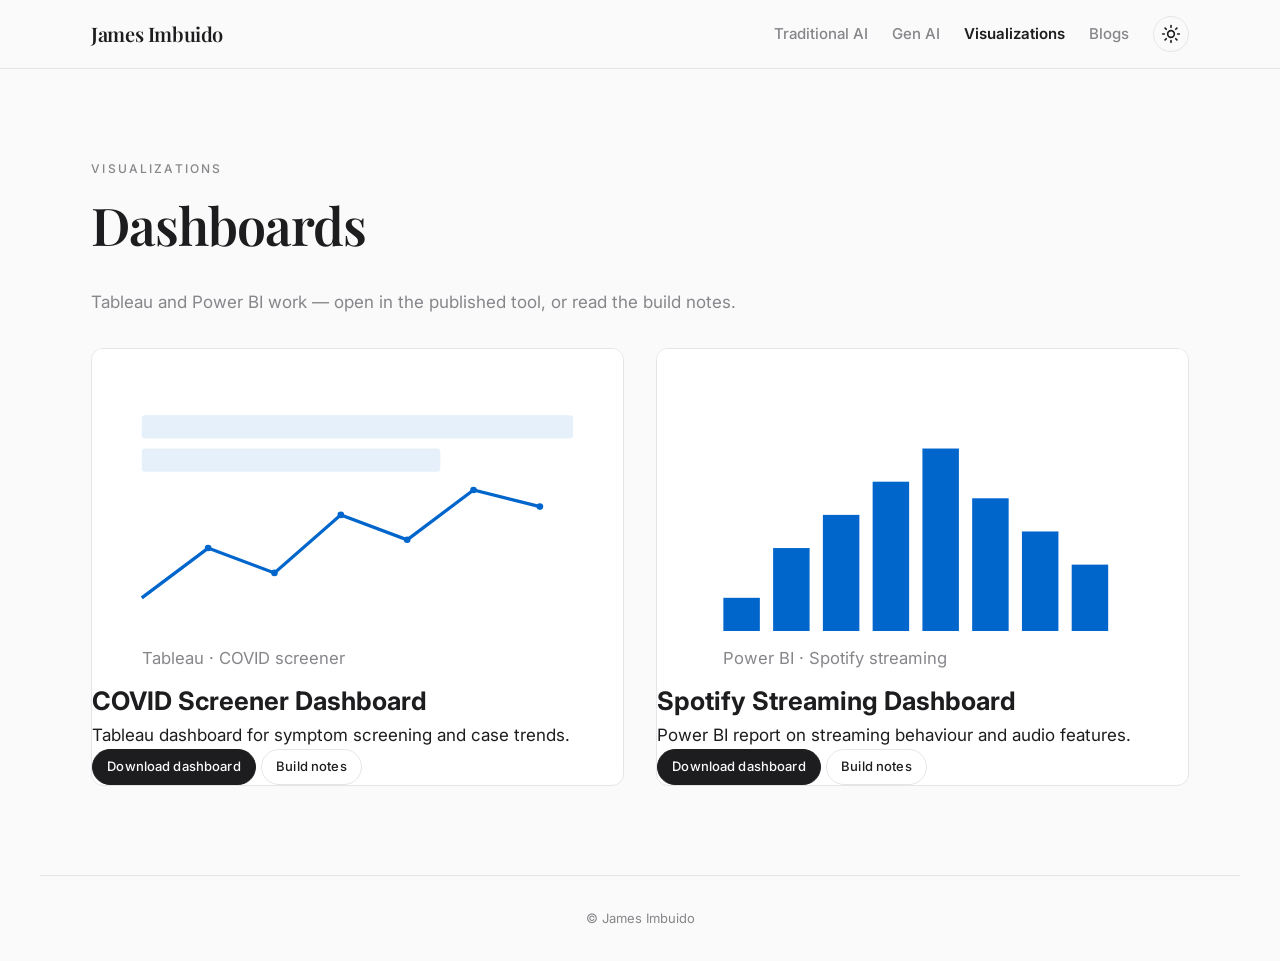
<file: visualizations.html>
<!DOCTYPE html>
<html lang="en" data-theme="light">
  <head>
    <meta charset="UTF-8" />
    <meta http-equiv="X-UA-Compatible" content="IE=edge" />
    <meta name="viewport" content="width=device-width, initial-scale=1.0" />
    <meta
      name="description"
      content="James Imbuido — Tableau and Power BI dashboards: COVID screener and Spotify streaming reports."
    />
    <meta name="color-scheme" content="light dark" />
    <meta property="og:title" content="Visualizations — James Imbuido" />
    <meta
      property="og:description"
      content="Tableau and Power BI dashboards — COVID screener and Spotify streaming. Open in the published tool, or read the build notes."
    />
    <meta property="og:type" content="website" />
    <meta property="og:url" content="https://jimbuido08.github.io/visualizations.html" />
    <link
      rel="icon"
      type="image/svg+xml"
      href="data:image/svg+xml;utf8,<svg xmlns='http://www.w3.org/2000/svg' viewBox='0 0 32 32'><rect width='32' height='32' rx='6' fill='%23FAFAFA'/><text x='50%25' y='58%25' text-anchor='middle' font-family='Playfair Display, Georgia, serif' font-size='20' font-weight='600' fill='%231D1D1F'>J</text></svg>"
    />
    <link rel="preconnect" href="https://fonts.googleapis.com" />
    <link rel="preconnect" href="https://fonts.gstatic.com" crossorigin />
    <link
      rel="stylesheet"
      href="https://fonts.googleapis.com/css2?family=Inter:wght@300;400;500;600&family=Playfair+Display:wght@400;600;700&display=swap"
    />
    <title>Visualizations — James Imbuido</title>
    <link rel="stylesheet" href="/style.css" />
    <link rel="stylesheet" href="/mediaqueries.css" />
    <script>
      // No-flash theme bootstrap. Runs synchronously in <head> before paint.
      // Resolves localStorage first, then prefers-color-scheme, then defaults to light.
      (function () {
        try {
          var stored = localStorage.getItem("theme");
          var theme =
            stored ||
            (window.matchMedia("(prefers-color-scheme: dark)").matches
              ? "dark"
              : "light");
          document.documentElement.setAttribute("data-theme", theme);
        } catch (e) {
          document.documentElement.setAttribute("data-theme", "light");
        }
      })();
    </script>
  </head>
  <body>
    <a class="skip-link" href="#main">Skip to content</a>

    <header class="site-header">
      <nav class="site-nav" aria-label="Primary">
        <a class="logo" href="/">James Imbuido</a>
        <ul class="nav-links" role="list">
          <li><a href="/traditional-ai.html">Traditional AI</a></li>
          <li><a href="/gen-ai.html">Gen AI</a></li>
          <li>
            <a href="/visualizations.html" aria-current="page" class="nav-link--active">Visualizations</a>
          </li>
          <li><a href="/blogs.html">Blogs</a></li>
        </ul>
        <button
          type="button"
          class="theme-toggle"
          id="theme-toggle"
          aria-label="Toggle dark mode"
          aria-pressed="false"
        >
          <svg
            class="theme-toggle__icon theme-toggle__icon--sun"
            xmlns="http://www.w3.org/2000/svg"
            width="20"
            height="20"
            viewBox="0 0 24 24"
            fill="none"
            stroke="currentColor"
            stroke-width="2"
            stroke-linecap="round"
            stroke-linejoin="round"
            aria-hidden="true"
          >
            <circle cx="12" cy="12" r="4" />
            <path d="M12 2v2M12 20v2M4.93 4.93l1.41 1.41M17.66 17.66l1.41 1.41M2 12h2M20 12h2M4.93 19.07l1.41-1.41M17.66 6.34l1.41-1.41" />
          </svg>
          <svg
            class="theme-toggle__icon theme-toggle__icon--moon"
            xmlns="http://www.w3.org/2000/svg"
            width="20"
            height="20"
            viewBox="0 0 24 24"
            fill="none"
            stroke="currentColor"
            stroke-width="2"
            stroke-linecap="round"
            stroke-linejoin="round"
            aria-hidden="true"
          >
            <path d="M21 12.79A9 9 0 1 1 11.21 3 7 7 0 0 0 21 12.79z" />
          </svg>
        </button>
      </nav>
    </header>

    <main id="main">
      <!-- ─── Visualizations (link cards) ──────────────────────── -->
      <section id="visualizations" class="section reveal">
        <p class="eyebrow">Visualizations</p>
        <h1 class="section__title">Dashboards</h1>
        <p class="section__lede">
          Tableau and Power&nbsp;BI work — open in the published tool, or read
          the build notes.
        </p>
        <ul class="viz-grid" role="list">
          <li class="card viz-card">
            <figure class="viz-card__media" aria-hidden="true">
              <svg
                viewBox="0 0 320 200"
                xmlns="http://www.w3.org/2000/svg"
                role="img"
                aria-label="COVID dashboard thumbnail"
              >
                <rect width="320" height="200" fill="var(--surface)" />
                <g
                  font-family="Inter, sans-serif"
                  font-size="9"
                  fill="var(--slate)"
                >
                  <rect
                    x="30"
                    y="40"
                    width="260"
                    height="14"
                    fill="var(--accent-soft)"
                    rx="2"
                  />
                  <rect
                    x="30"
                    y="60"
                    width="180"
                    height="14"
                    fill="var(--accent-soft)"
                    rx="2"
                  />
                  <polyline
                    points="30,150 70,120 110,135 150,100 190,115 230,85 270,95"
                    fill="none"
                    stroke="var(--accent)"
                    stroke-width="2"
                  />
                  <circle cx="70" cy="120" r="2" fill="var(--accent)" />
                  <circle cx="110" cy="135" r="2" fill="var(--accent)" />
                  <circle cx="150" cy="100" r="2" fill="var(--accent)" />
                  <circle cx="190" cy="115" r="2" fill="var(--accent)" />
                  <circle cx="230" cy="85" r="2" fill="var(--accent)" />
                  <circle cx="270" cy="95" r="2" fill="var(--accent)" />
                </g>
                <text
                  x="30"
                  y="190"
                  font-family="Inter, sans-serif"
                  font-size="10"
                  fill="var(--slate)"
                >
                  Tableau · COVID screener
                </text>
              </svg>
            </figure>
            <div class="viz-card__body">
              <h2 class="viz-card__title">COVID Screener Dashboard</h2>
              <p class="viz-card__lede">
                Tableau dashboard for symptom screening and case trends.
              </p>
              <div class="viz-card__actions">
                <a
                  class="btn btn--primary btn--sm"
                  href="/assets/James_Imbuido_CoVid_Screener.twbx"
                  rel="noopener"
                  target="_blank"
                >
                  Download dashboard
                </a>
                <a
                  class="btn btn--ghost btn--sm"
                  href="/assets/Information Sheet - Tableau CoVid Dashboard.pdf"
                  target="_blank"
                >
                  Build notes
                </a>
              </div>
            </div>
          </li>
          <li class="card viz-card">
            <figure class="viz-card__media" aria-hidden="true">
              <svg
                viewBox="0 0 320 200"
                xmlns="http://www.w3.org/2000/svg"
                role="img"
                aria-label="Spotify dashboard thumbnail"
              >
                <rect width="320" height="200" fill="var(--surface)" />
                <g
                  font-family="Inter, sans-serif"
                  font-size="9"
                  fill="var(--slate)"
                >
                  <rect
                    x="40"
                    y="150"
                    width="22"
                    height="20"
                    fill="var(--accent)"
                  />
                  <rect
                    x="70"
                    y="120"
                    width="22"
                    height="50"
                    fill="var(--accent)"
                  />
                  <rect
                    x="100"
                    y="100"
                    width="22"
                    height="70"
                    fill="var(--accent)"
                  />
                  <rect
                    x="130"
                    y="80"
                    width="22"
                    height="90"
                    fill="var(--accent)"
                  />
                  <rect
                    x="160"
                    y="60"
                    width="22"
                    height="110"
                    fill="var(--accent)"
                  />
                  <rect
                    x="190"
                    y="90"
                    width="22"
                    height="80"
                    fill="var(--accent)"
                  />
                  <rect
                    x="220"
                    y="110"
                    width="22"
                    height="60"
                    fill="var(--accent)"
                  />
                  <rect
                    x="250"
                    y="130"
                    width="22"
                    height="40"
                    fill="var(--accent)"
                  />
                </g>
                <text
                  x="40"
                  y="190"
                  font-family="Inter, sans-serif"
                  font-size="10"
                  fill="var(--slate)"
                >
                  Power BI · Spotify streaming
                </text>
              </svg>
            </figure>
            <div class="viz-card__body">
              <h2 class="viz-card__title">Spotify Streaming Dashboard</h2>
              <p class="viz-card__lede">
                Power&nbsp;BI report on streaming behaviour and audio
                features.
              </p>
              <div class="viz-card__actions">
                <a
                  class="btn btn--primary btn--sm"
                  href="/assets/James_Imbuido_spotify_2023_dashboard.pbix"
                  rel="noopener"
                  target="_blank"
                >
                  Download dashboard
                </a>
                <a
                  class="btn btn--ghost btn--sm"
                  href="/assets/Information Sheet - PowerBI Spotify Dashboard.pdf"
                  target="_blank"
                >
                  Build notes
                </a>
              </div>
            </div>
          </li>
        </ul>
      </section>
    </main>

    <footer class="site-footer">
      <p>© James Imbuido</p>
    </footer>

    <script>
      // Mark the document as JS-enhanced so the unfold CSS can hide by default.
      // No-JS users see all content expanded (per prep doc D5).
      document.documentElement.classList.add("js");
    </script>
    <script src="/script.js" defer></script>

    <!-- Cloudflare Web Analytics — beacon-only, no cookies, no banner.
         To activate: get a token from https://dash.cloudflare.com →
         Web Analytics → your site. The script below only loads when the
         token has been set (a 32-char hex string). Leave the placeholder
         in place to ship without analytics. -->
    <script>
      (function () {
        var token = "PLACEHOLDER_TOKEN";
        if (!token || token === "PLACEHOLDER_TOKEN" || !/^[a-f0-9]{32}$/i.test(token)) {
          return;
        }
        var s = document.createElement("script");
        s.defer = true;
        s.src = "https://static.cloudflareinsights.com/beacon.min.js";
        s.setAttribute("data-cf-beacon", token);
        document.head.appendChild(s);
      })();
    </script>
  </body>
</html>
</file>
<file: style.css>
/* ==========================================================================
   Alabaster & Ink — base stylesheet
   --------------------------------------------------------------------------
   Implemented strictly from /docs/design-tokens.md.
   If you find yourself reaching for a raw hex / px / ms in this file, add a
   token to the design tokens doc first.
   --------------------------------------------------------------------------
   Order:
     1. Tokens (light)  + reset
     2. Tokens (dark)   [overrides]
     3. Base elements   (typography, links, focus)
     4. Layout          (header, sections, page margins)
     5. Components      (buttons, cards, chips, list items, Unfold)
     6. Motion          (reveal, Unfold transitions, reduced-motion)
     7. Print
   ========================================================================== */


/* ── 1. Tokens (light, default) + reset ─────────────────────────────── */

:root,
:root[data-theme="light"] {
  /* Color */
  --alabaster: #FAFAFA;
  --surface:   #FFFFFF;
  --ink:       #1D1D1F;
  --slate:     #86868B;
  --rule:      #E5E5E7;
  --accent:        #0066CC;
  --accent-press:  #0052A3;
  --accent-soft:   #E6F0FA;
  --on-accent:     #FFFFFF;
  --shadow:        0 1px 2px rgba(29, 29, 31, .04), 0 8px 24px rgba(29, 29, 31, .06);

  /* Spacing */
  --space-0: 2px;
  --space-1: 8px;
  --space-2: 16px;
  --space-3: 24px;
  --space-4: 32px;
  --space-5: 48px;
  --space-6: 64px;
  --space-7: 96px;
  --space-8: 128px;
  --page-x:      clamp(1.25rem, 4vw, 4rem);
  --section-y:   clamp(4rem, 10vh, 8rem);

  /* Typography */
  --ff-display: "Playfair Display", Georgia, "Times New Roman", serif;
  --ff-body:    "Inter", -apple-system, BlinkMacSystemFont, "Segoe UI", sans-serif;

  --fs-display:  clamp(2.75rem, 5.5vw + 1rem, 5rem);
  --fs-h1:       clamp(2rem, 3.5vw + 1rem, 3.25rem);
  --fs-h2:       clamp(1.5rem, 1.5vw + 1rem, 2rem);
  --fs-h3:       clamp(1.125rem, .75vw + 1rem, 1.375rem);
  --fs-body:     1.0625rem;
  --fs-body-sm:  0.9375rem;
  --fs-caption:  0.8125rem;
  --fs-eyebrow:  0.75rem;

  --lh-display:  1.05;
  --lh-heading:  1.2;
  --lh-body:     1.6;
  --ls-eyebrow:  0.18em;
  --ls-tight:    -0.02em;

  /* Radius */
  --radius-sm:     6px;
  --radius-card:   12px;
  --radius-button: 999px;

  /* Motion */
  --motion-fast:  120ms;
  --motion-base:  220ms;
  --motion-slow:  400ms;
  --ease-out:     cubic-bezier(.22, 1, .36, 1);
  --ease-in-out:  cubic-bezier(.65, 0, .35, 1);
}


/* ── 2. Tokens (dark) — overrides ────────────────────────────────────── */

:root[data-theme="dark"] {
  --alabaster:    #0E0E10;
  --surface:      #17171A;
  --ink:          #F5F5F7;
  --slate:        #A1A1A6;
  --rule:         #2C2C2E;
  --accent:       #4D9EFF;
  --accent-press: #80B6FF;
  --accent-soft:  #0E2A4D;
  --on-accent:    #0E0E10;
  --shadow:       0 1px 2px rgba(0, 0, 0, .5), 0 8px 24px rgba(0, 0, 0, .4);
}


/* ── Reset / base ────────────────────────────────────────────────────── */

*,
*::before,
*::after { box-sizing: border-box; }

* { margin: 0; padding: 0; }

html {
  scroll-behavior: smooth;
  -webkit-text-size-adjust: 100%;
  background: var(--alabaster);
  color: var(--ink);
}

body {
  font-family: var(--ff-body);
  font-size: var(--fs-body);
  line-height: var(--lh-body);
  background: var(--alabaster);
  color: var(--ink);
  -webkit-font-smoothing: antialiased;
  -moz-osx-font-smoothing: grayscale;
  transition: background-color var(--motion-base) var(--ease-out),
              color var(--motion-base) var(--ease-out);
}

img, svg { max-width: 100%; display: block; }

ul, ol { list-style: none; }

a {
  color: var(--ink);
  text-decoration: none;
  transition: color var(--motion-fast) var(--ease-out);
}

a:hover { color: var(--accent); }

:focus-visible {
  outline: 2px solid var(--accent);
  outline-offset: 2px;
  border-radius: var(--radius-sm);
}

::selection {
  background: var(--accent-soft);
  color: var(--ink);
}

.skip-link {
  position: absolute;
  top: -100px;
  left: var(--space-2);
  background: var(--ink);
  color: var(--alabaster);
  padding: var(--space-1) var(--space-2);
  border-radius: var(--radius-sm);
  z-index: 1000;
  transition: top var(--motion-fast) var(--ease-out);
}

.skip-link:focus { top: var(--space-2); }


/* ── 3. Layout — header, sections, page margins ─────────────────────── */

.site-header {
  position: sticky;
  top: 0;
  z-index: 50;
  background: color-mix(in srgb, var(--alabaster) 85%, transparent);
  backdrop-filter: saturate(180%) blur(10px);
  -webkit-backdrop-filter: saturate(180%) blur(10px);
  border-bottom: 1px solid var(--rule);
}

.site-nav {
  max-width: 1200px;
  margin: 0 auto;
  padding: var(--space-2) var(--page-x);
  display: flex;
  align-items: center;
  gap: var(--space-3);
}

.logo {
  font-family: var(--ff-display);
  font-weight: 600;
  font-size: 1.25rem;
  letter-spacing: var(--ls-tight);
  margin-right: auto;
  color: var(--ink);
}

.nav-links {
  display: flex;
  gap: var(--space-3);
}

.nav-links a {
  font-size: var(--fs-body-sm);
  font-weight: 500;
  color: var(--slate);
}

.nav-links a:hover { color: var(--ink); }

/* Active page indicator — set on the current page's nav link via class +
   aria-current="page". Visual treatment only; semantics live in the markup. */
.nav-links a.nav-link--active,
.nav-links a[aria-current="page"] {
  color: var(--ink);
  font-weight: 600;
}

main { display: block; }

.section {
  max-width: 1200px;
  margin: 0 auto;
  padding: var(--section-y) var(--page-x);
}

.section--hero {
  min-height: 80vh;
  display: grid;
  grid-template-columns: minmax(0, 1fr) auto;
  align-items: center;
  gap: var(--space-6);
  padding-top: var(--space-7);
  padding-bottom: var(--space-7);
}

.hero__content {
  min-width: 0;
  display: flex;
  flex-direction: column;
}

.hero__portrait {
  display: block;
  margin: 0;
  /* Plain, no border — print/editorial portrait. Sized via max-width so it
     shrinks gracefully on narrow viewports. */
}

.hero__portrait img {
  display: block;
  width: clamp(180px, 22vw, 260px);
  height: auto;
  aspect-ratio: 1 / 1;
  object-fit: cover;
  border-radius: 50%;
}

.eyebrow {
  font-family: var(--ff-body);
  font-size: var(--fs-eyebrow);
  font-weight: 500;
  text-transform: uppercase;
  letter-spacing: var(--ls-eyebrow);
  color: var(--slate);
  margin-bottom: var(--space-2);
}

.section__title {
  font-family: var(--ff-display);
  font-weight: 600;
  font-size: var(--fs-h1);
  line-height: var(--lh-heading);
  letter-spacing: var(--ls-tight);
  color: var(--ink);
  max-width: 22ch;
  margin-bottom: var(--space-4);
}

.section__lede {
  font-size: var(--fs-body);
  color: var(--slate);
  max-width: 60ch;
  margin-bottom: var(--space-4);
}


/* ── 4. Components ──────────────────────────────────────────────────── */

/* Hero ───────────────────────────────────────────────────────────────── */

.hero__title {
  font-family: var(--ff-display);
  font-weight: 700;
  font-size: var(--fs-display);
  line-height: var(--lh-display);
  letter-spacing: var(--ls-tight);
  color: var(--ink);
  margin-bottom: var(--space-2);
}

.hero__role {
  font-family: var(--ff-display);
  font-weight: 400;
  font-style: italic;
  font-size: var(--fs-h2);
  color: var(--slate);
  margin-bottom: var(--space-3);
}

.hero__tagline {
  font-size: var(--fs-body);
  color: var(--slate);
  max-width: 48ch;
  margin-bottom: var(--space-4);
}

.hero__cta {
  display: flex;
  flex-wrap: wrap;
  gap: var(--space-2);
}

/* Hero sub-nav — secondary in-page jump links, visually subordinate to the
   primary site nav. Slate is non-body only; safe here for link color. */
.hero__sub-nav {
  display: flex;
  flex-wrap: wrap;
  gap: var(--space-2);
  margin-top: var(--space-3);
  font-size: var(--fs-caption);
  color: var(--slate);
}
.hero__sub-nav li + li::before {
  content: "·";
  margin-right: var(--space-2);
  color: var(--rule);
}
.hero__sub-nav a {
  color: var(--slate);
}
.hero__sub-nav a:hover { color: var(--ink); }
.hero__sub-nav a:focus-visible {
  outline: 2px solid var(--accent);
  outline-offset: 2px;
  border-radius: 2px;
}

.hero__content {
  display: flex;
  flex-direction: column;
  align-items: flex-start;
  min-width: 0;
}

.hero__portrait {
  margin: 0;
  justify-self: end;
  align-self: center;
  height: max-content;
}

.hero__portrait img {
  display: block;
  width: 100%;
  height: auto;
  max-width: 360px;
  aspect-ratio: 1 / 1;
  object-fit: cover;
  border-radius: var(--radius-card);
  border: 1px solid var(--rule);
  box-shadow: var(--shadow);
}

/* About ──────────────────────────────────────────────────────────────── */

.about__body {
  max-width: 60ch;
  margin-bottom: var(--space-5);
}

.about__body p + p { margin-top: var(--space-3); }

.about__body p {
  color: var(--ink);
  font-size: var(--fs-body);
}

.about__stats {
  display: grid;
  grid-template-columns: repeat(auto-fit, minmax(180px, 1fr));
  gap: var(--space-3);
  padding-top: var(--space-4);
  border-top: 1px solid var(--rule);
}

.stat {
  display: flex;
  flex-direction: column;
  gap: var(--space-1);
}

.stat dt {
  font-size: var(--fs-caption);
  text-transform: uppercase;
  letter-spacing: var(--ls-eyebrow);
  color: var(--slate);
  font-weight: 500;
}

.stat dd {
  font-family: var(--ff-display);
  font-size: var(--fs-h3);
  color: var(--ink);
  font-weight: 600;
}

/* Skills ─────────────────────────────────────────────────────────────── */

.skills {
  display: grid;
  grid-template-columns: repeat(3, minmax(0, 1fr));
  gap: var(--space-3);
}

.skill {
  position: relative;
  padding: var(--space-3);
  background: var(--surface);
  border: 1px solid var(--rule);
  border-radius: var(--radius-card);
  transition: transform var(--motion-fast) var(--ease-out),
              border-color var(--motion-fast) var(--ease-out),
              box-shadow var(--motion-fast) var(--ease-out);
}

.skill::before {
  content: "";
  position: absolute;
  top: 0;
  left: var(--space-3);
  right: var(--space-3);
  height: 1px;
  background: linear-gradient(
    90deg,
    transparent 0%,
    var(--accent) 50%,
    transparent 100%
  );
  opacity: 0;
  transition: opacity var(--motion-fast) var(--ease-out);
}

.skill:hover {
  border-color: var(--accent);
  transform: translateY(-2px);
  box-shadow: 0 4px 12px -8px var(--accent-soft);
}

.skill:hover::before {
  opacity: 1;
}

.skill__name {
  font-family: var(--ff-body);
  font-size: var(--fs-h3);
  font-weight: 600;
  margin-bottom: var(--space-1);
  color: var(--ink);
}

.skill__context {
  font-size: var(--fs-body-sm);
  color: var(--slate);
  line-height: 1.55;
}

.skill__stack {
  margin-top: var(--space-2);
  display: flex;
  flex-wrap: wrap;
  gap: var(--space-1);
  font-size: var(--fs-caption);
  color: var(--slate);
}

.skill__stack li {
  padding: 0.35em 0.85em;
  border: 1px solid var(--rule);
  border-radius: var(--radius-button);
  background: var(--surface);
  white-space: nowrap;
  transition: border-color var(--motion-fast) var(--ease-out),
              color var(--motion-fast) var(--ease-out);
}

.skill:hover .skill__stack li {
  border-color: var(--accent-soft);
  color: var(--ink);
}

/* Experience ────────────────────────────────────────────────────────── */

.experience {
  display: grid;
  gap: var(--space-4);
  max-width: 60ch;
}

.experience__item {
  padding-left: var(--space-3);
  border-left: 2px solid var(--rule);
  position: relative;
}

.experience__item::before {
  content: "";
  position: absolute;
  left: -5px;
  top: 0.5em;
  width: 8px;
  height: 8px;
  border-radius: 50%;
  background: var(--accent);
}

.experience__period {
  font-size: var(--fs-caption);
  text-transform: uppercase;
  letter-spacing: var(--ls-eyebrow);
  color: var(--slate);
  font-weight: 500;
  margin-bottom: var(--space-1);
}

.experience__role {
  font-family: var(--ff-display);
  font-size: var(--fs-h3);
  font-weight: 600;
  color: var(--ink);
  margin-bottom: var(--space-1);
}

.experience__where {
  font-size: var(--fs-body-sm);
  color: var(--slate);
  margin-bottom: var(--space-2);
}

.experience__detail {
  font-size: var(--fs-body);
  color: var(--ink);
}

.experience__sub-roles {
  display: grid;
  gap: var(--space-3);
  margin-top: var(--space-2);
}

.experience__sub-role + .experience__sub-role {
  margin-top: var(--space-2);
  padding-top: var(--space-3);
  border-top: 1px solid var(--rule);
}

.experience__sub-role-title {
  font-family: var(--ff-display);
  font-size: var(--fs-h3);
  font-weight: 600;
  color: var(--ink);
  margin-bottom: var(--space-1);
}

.experience__sub-period {
  font-size: var(--fs-caption);
  text-transform: uppercase;
  letter-spacing: var(--ls-eyebrow);
  color: var(--slate);
  font-weight: 500;
  margin-bottom: var(--space-2);
}

.experience__streams {
  list-style: none;
  margin: 0;
  padding: 0;
}

.experience__stream + .experience__stream {
  margin-top: var(--space-2);
}

.experience__stream-name {
  font-size: var(--fs-body-sm);
  font-weight: 600;
  font-style: italic;
  color: var(--ink);
  display: block;
  margin-bottom: var(--space-1);
}

.experience__stream-bullets {
  margin: 0;
  padding-left: 1.1em;
  font-size: var(--fs-body-sm);
  color: var(--ink);
  line-height: 1.55;
}

.experience__stream-bullets li + li {
  margin-top: var(--space-1);
}

/* Buttons ────────────────────────────────────────────────────────────── */

.btn {
  display: inline-flex;
  align-items: center;
  justify-content: center;
  font-family: var(--ff-body);
  font-size: var(--fs-body-sm);
  font-weight: 500;
  letter-spacing: 0.01em;
  padding: 0.75em 1.5em;
  border-radius: var(--radius-button);
  border: 1px solid transparent;
  cursor: pointer;
  text-decoration: none;
  transition: background-color var(--motion-fast) var(--ease-out),
              color var(--motion-fast) var(--ease-out),
              border-color var(--motion-fast) var(--ease-out),
              transform var(--motion-fast) var(--ease-out);
}

.btn--sm { padding: 0.5em 1.1em; font-size: var(--fs-caption); }

.btn--primary {
  background: var(--ink);
  color: var(--alabaster);
  border-color: var(--ink);
}

.btn--primary:hover {
  background: var(--accent);
  border-color: var(--accent);
  color: var(--on-accent);
  transform: translateY(-1px);
}

.btn--ghost {
  background: transparent;
  color: var(--ink);
  border-color: var(--rule);
}

.btn--ghost:hover {
  border-color: var(--ink);
  color: var(--ink);
  transform: translateY(-1px);
}

/* AI filter ─────────────────────────────────────────────────────────── */

.ai-filter {
  display: flex;
  align-items: center;
  flex-wrap: wrap;
  gap: var(--space-2);
  margin-bottom: var(--space-4);
}

.ai-filter__label {
  font-size: var(--fs-caption);
  text-transform: uppercase;
  letter-spacing: var(--ls-eyebrow);
  color: var(--slate);
  font-weight: 500;
}

.ai-filter__chips {
  display: flex;
  flex-wrap: wrap;
  gap: var(--space-1);
}

.chip {
  font-family: var(--ff-body);
  font-size: var(--fs-caption);
  font-weight: 500;
  padding: 0.4em 0.9em;
  border-radius: var(--radius-button);
  border: 1px solid var(--rule);
  background: transparent;
  color: var(--slate);
  cursor: pointer;
  transition: background-color var(--motion-fast) var(--ease-out),
              color var(--motion-fast) var(--ease-out),
              border-color var(--motion-fast) var(--ease-out);
}

.chip:hover {
  border-color: var(--ink);
  color: var(--ink);
}

.chip[aria-pressed="true"] {
  background: var(--accent-soft);
  color: var(--accent);
  border-color: var(--accent);
}

.chip--clear {
  border-style: dashed;
  color: var(--slate);
}

/* Card (shared base for ai-card + viz-card) ─────────────────────────── */

.card {
  display: flex;
  flex-direction: column;
  background: var(--surface);
  border: 1px solid var(--rule);
  border-radius: var(--radius-card);
  overflow: hidden;
  transition: transform var(--motion-base) var(--ease-out),
              border-color var(--motion-base) var(--ease-out),
              box-shadow var(--motion-base) var(--ease-out),
              opacity var(--motion-base) var(--ease-out);
  will-change: transform, opacity;
}

.card:hover {
  transform: translateY(-4px);
  box-shadow: var(--shadow);
  border-color: var(--ink);
}

.card__media {
  background: var(--surface);
  aspect-ratio: 16 / 10;
  border-bottom: 1px solid var(--rule);
}

.card__media svg { width: 100%; height: 100%; }

.card__body {
  display: flex;
  flex-direction: column;
  padding: var(--space-3);
  gap: var(--space-2);
  flex: 1;
}

.card__title {
  font-family: var(--ff-display);
  font-size: var(--fs-h3);
  font-weight: 600;
  color: var(--ink);
  line-height: var(--lh-heading);
}

.card__lede {
  font-size: var(--fs-body-sm);
  color: var(--slate);
  flex: 1;
}

.card__actions {
  display: flex;
  flex-wrap: wrap;
  gap: var(--space-1);
  align-items: center;
}

/* AI grid ───────────────────────────────────────────────────────────── */

.ai-grid {
  display: grid;
  grid-template-columns: repeat(2, minmax(0, 1fr));
  gap: var(--space-4);
}

.ai-card.is-hidden {
  opacity: 0;
  transform: scale(0.96);
  pointer-events: none;
  position: absolute;
  visibility: hidden;
}

.ai-card__tagline {
  font-size: var(--fs-caption);
  color: var(--slate);
}

.ai-grid__empty {
  text-align: center;
  color: var(--slate);
  font-size: var(--fs-body-sm);
  padding: var(--space-5) 0;
}

/* Unfold ─────────────────────────────────────────────────────────────── */

.unfold-btn {
  display: inline-flex;
  align-items: center;
  gap: var(--space-1);
  font-family: var(--ff-body);
  font-size: var(--fs-caption);
  font-weight: 500;
  color: var(--accent);
  background: transparent;
  border: none;
  padding: 0.4em 0;
  cursor: pointer;
}

.unfold-btn:hover { color: var(--accent-press); }

.unfold-btn__icon {
  display: inline-block;
  width: 1em;
  height: 1em;
  line-height: 1;
  transition: transform var(--motion-base) var(--ease-out);
  font-weight: 400;
}

.unfold-btn[aria-expanded="true"] .unfold-btn__icon {
  transform: rotate(45deg);
}

.unfold {
  display: grid;
  grid-template-rows: 1fr;
  transition: grid-template-rows var(--motion-base) var(--ease-in-out);
}

.js .unfold {
  grid-template-rows: 0fr;
}

.js .unfold.is-open {
  grid-template-rows: 1fr;
}

.unfold__inner {
  overflow: hidden;
  min-height: 0;
}

.unfold__grid {
  display: grid;
  gap: var(--space-3);
  padding-top: var(--space-3);
  border-top: 1px solid var(--rule);
  margin-top: var(--space-2);
}

.unfold__grid > div { display: flex; flex-direction: column; gap: var(--space-1); }

.unfold__grid dt {
  font-size: var(--fs-caption);
  text-transform: uppercase;
  letter-spacing: var(--ls-eyebrow);
  color: var(--slate);
  font-weight: 500;
}

.unfold__grid dd {
  font-size: var(--fs-body-sm);
  color: var(--ink);
  line-height: var(--lh-body);
}

.unfold__grid code {
  font-family: ui-monospace, SFMono-Regular, "SF Mono", Menlo, monospace;
  font-size: 0.9em;
  background: var(--accent-soft);
  color: var(--accent);
  padding: 0.1em 0.4em;
  border-radius: 4px;
}

/* Visualization link cards ──────────────────────────────────────────── */

.viz-grid {
  display: grid;
  grid-template-columns: repeat(auto-fit, minmax(320px, 1fr));
  gap: var(--space-4);
}

/* Contact ────────────────────────────────────────────────────────────── */

.section--contact {
  padding-bottom: var(--space-7);
}

.contact-list {
  display: grid;
  grid-template-columns: repeat(4, 1fr);
  gap: var(--space-2);
  max-width: 1100px;
}

.contact-list a {
  display: flex;
  flex-direction: column;
  gap: var(--space-1);
  padding: var(--space-3);
  background: var(--surface);
  border: 1px solid var(--rule);
  border-radius: var(--radius-card);
  transition: border-color var(--motion-fast) var(--ease-out),
              transform var(--motion-fast) var(--ease-out);
}

.contact-list a:hover {
  border-color: var(--ink);
  transform: translateY(-2px);
  color: var(--ink);
}

.contact-list__label {
  font-size: var(--fs-caption);
  text-transform: uppercase;
  letter-spacing: var(--ls-eyebrow);
  color: var(--slate);
  font-weight: 500;
}

.contact-list__value {
  font-size: var(--fs-body);
  color: var(--ink);
  font-weight: 500;
}

/* Theme toggle ──────────────────────────────────────────────────────── */

.theme-toggle {
  display: inline-flex;
  align-items: center;
  justify-content: center;
  width: 2.25rem;
  height: 2.25rem;
  border-radius: var(--radius-button);
  border: 1px solid var(--rule);
  background: transparent;
  color: var(--ink);
  cursor: pointer;
  transition: background-color var(--motion-fast) var(--ease-out),
              border-color var(--motion-fast) var(--ease-out);
}

.theme-toggle:hover {
  background: var(--surface);
  border-color: var(--ink);
}

.theme-toggle__icon { display: none; }
:root[data-theme="light"] .theme-toggle__icon--sun,
:root[data-theme="dark"]  .theme-toggle__icon--moon { display: block; }


/* ── 5. Reveal (motion) ──────────────────────────────────────────────── */

.reveal {
  opacity: 0;
  transform: translateY(24px);
  transition: opacity var(--motion-slow) var(--ease-out),
              transform var(--motion-slow) var(--ease-out);
  will-change: opacity, transform;
}

.reveal.is-visible {
  opacity: 1;
  transform: none;
}


/* ── 6. Footer ───────────────────────────────────────────────────────── */

.site-footer {
  max-width: 1200px;
  margin: 0 auto;
  padding: var(--space-4) var(--page-x);
  border-top: 1px solid var(--rule);
  text-align: center;
  font-size: var(--fs-caption);
  color: var(--slate);
}


/* ── 7. Reduced motion ──────────────────────────────────────────────── */

@media (prefers-reduced-motion: reduce) {
  *,
  *::before,
  *::after {
    transition-duration: 0.01ms !important;
    animation-duration: 0.01ms !important;
    scroll-behavior: auto !important;
  }

  .reveal {
    opacity: 1;
    transform: none;
  }

  .unfold {
    transition: none;
  }
}


/* ── 8. Print ────────────────────────────────────────────────────────── */

@media print {
  :root { --alabaster: #FFFFFF; --surface: #FFFFFF; --ink: #000000; --slate: #444; --rule: #CCC; --accent: #000; --accent-soft: #EEE; }
  body { background: #FFF; color: #000; }
  .site-header, .site-footer, .ai-filter, .unfold-btn, .theme-toggle, .skip-link { display: none !important; }
  .hero__portrait { display: block !important; }
  .unfold { display: block !important; grid-template-rows: 1fr !important; }
  .unfold[hidden] { display: block !important; }
  .unfold__inner { overflow: visible !important; }
  .section { padding: 1rem 0; max-width: 100%; }
  a { color: #000; text-decoration: underline; }
  a[href]::after { content: " (" attr(href) ")"; font-size: 0.8em; color: #666; }
  .btn { border: 1px solid #000; background: transparent; color: #000; }
  .reveal { opacity: 1 !important; transform: none !important; }
}
</file>
<file: mediaqueries.css>
/* ==========================================================================
   Alabaster & Ink — responsive overrides
   --------------------------------------------------------------------------
   Mobile-first base styles live in style.css. This file holds the breakpoint
   rules where layout meaningfully changes (single-column, mobile nav, smaller
   type, etc.).
   ========================================================================== */


/* ≤ 1200px — compact desktop: drop side padding further, tighten hero ─── */

@media (max-width: 1200px) {
  .section--hero {
    min-height: auto;
    padding-top: var(--space-6);
    padding-bottom: var(--space-6);
    gap: var(--space-6);
  }

  .about__stats {
    grid-template-columns: repeat(3, 1fr);
  }
}


/* ≤ 900px — mobile nav, single-column grid ──────────────────────────── */

@media (max-width: 900px) {
  .site-nav {
    flex-wrap: wrap;
    gap: var(--space-2);
  }

  .nav-links {
    order: 3;
    flex-basis: 100%;
    flex-wrap: wrap;
    justify-content: flex-start;
    gap: var(--space-2);
  }

  .nav-links a { font-size: var(--fs-caption); }

  /* Hero: stack portrait under the text so the name remains the first thing
     users read on small screens. */
  .section--hero {
    grid-template-columns: 1fr;
    gap: var(--space-5);
  }

  .hero__portrait {
    justify-self: center;
  }

  .ai-grid,
  .viz-grid {
    grid-template-columns: 1fr;
  }

  .section--hero {
    grid-template-columns: 1fr;
    gap: var(--space-4);
  }

  .hero__portrait { justify-self: center; }
  .hero__portrait img { max-width: 280px; }

  .about__stats {
    grid-template-columns: 1fr 1fr;
  }

  .contact-list {
    grid-template-columns: repeat(2, 1fr);
  }
}


/* ≤ 600px — small phone: tighter spacing, larger tap targets ────────── */

@media (max-width: 600px) {
  :root {
    --section-y: clamp(3rem, 8vh, 5rem);
  }

  .site-nav {
    padding: var(--space-1) var(--space-3);
  }

  .logo { font-size: 1.1rem; }

  .hero__cta,
  .card__actions {
    flex-direction: column;
    align-items: stretch;
  }

  .btn { width: 100%; }

  .hero__portrait img { max-width: 240px; }

  .about__stats {
    grid-template-columns: 1fr;
  }

  .skill { padding: var(--space-2); }

  .contact-list {
    grid-template-columns: 1fr;
  }
}


/* ≤ 380px — narrowest phone: shrink display type a touch ────────────── */

@media (max-width: 380px) {
  .hero__title { font-size: 2.5rem; }
  .section__title { font-size: 1.75rem; }
  .hero__portrait img { max-width: 200px; }
}
</file>
